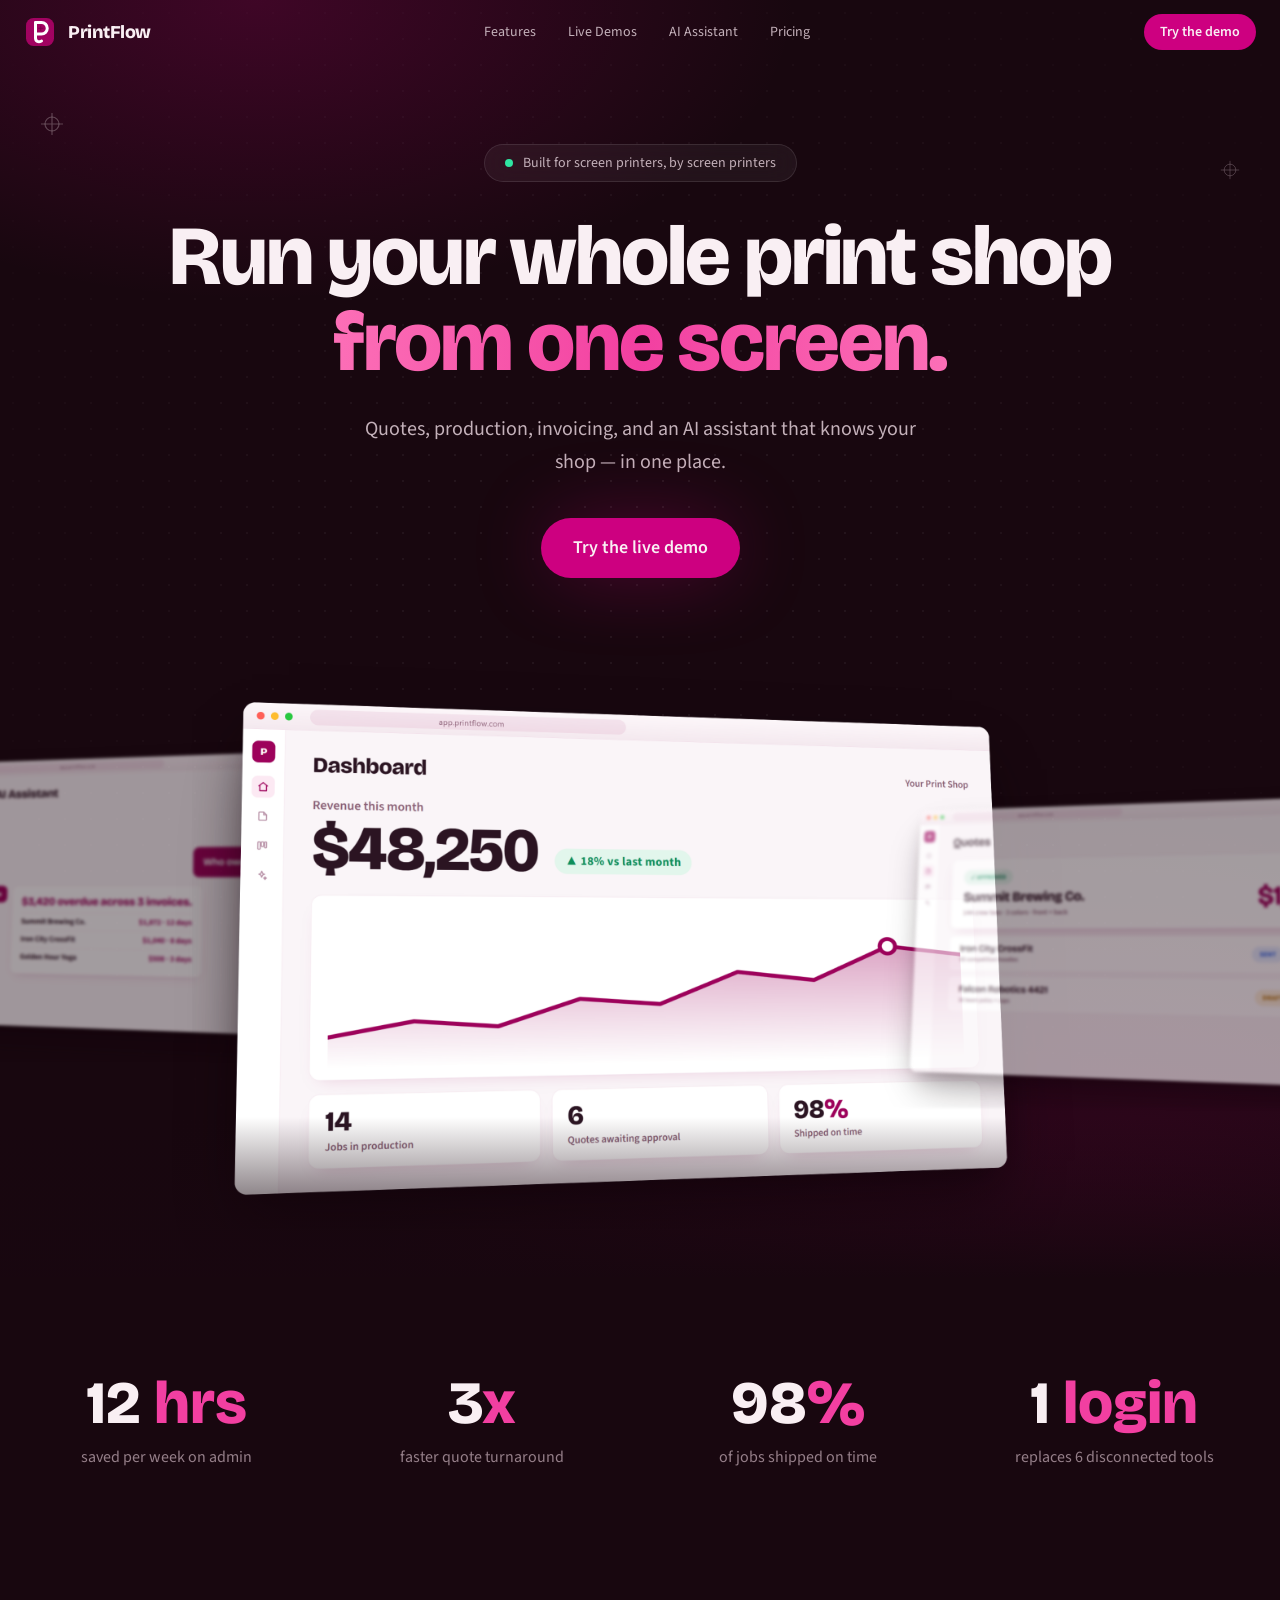
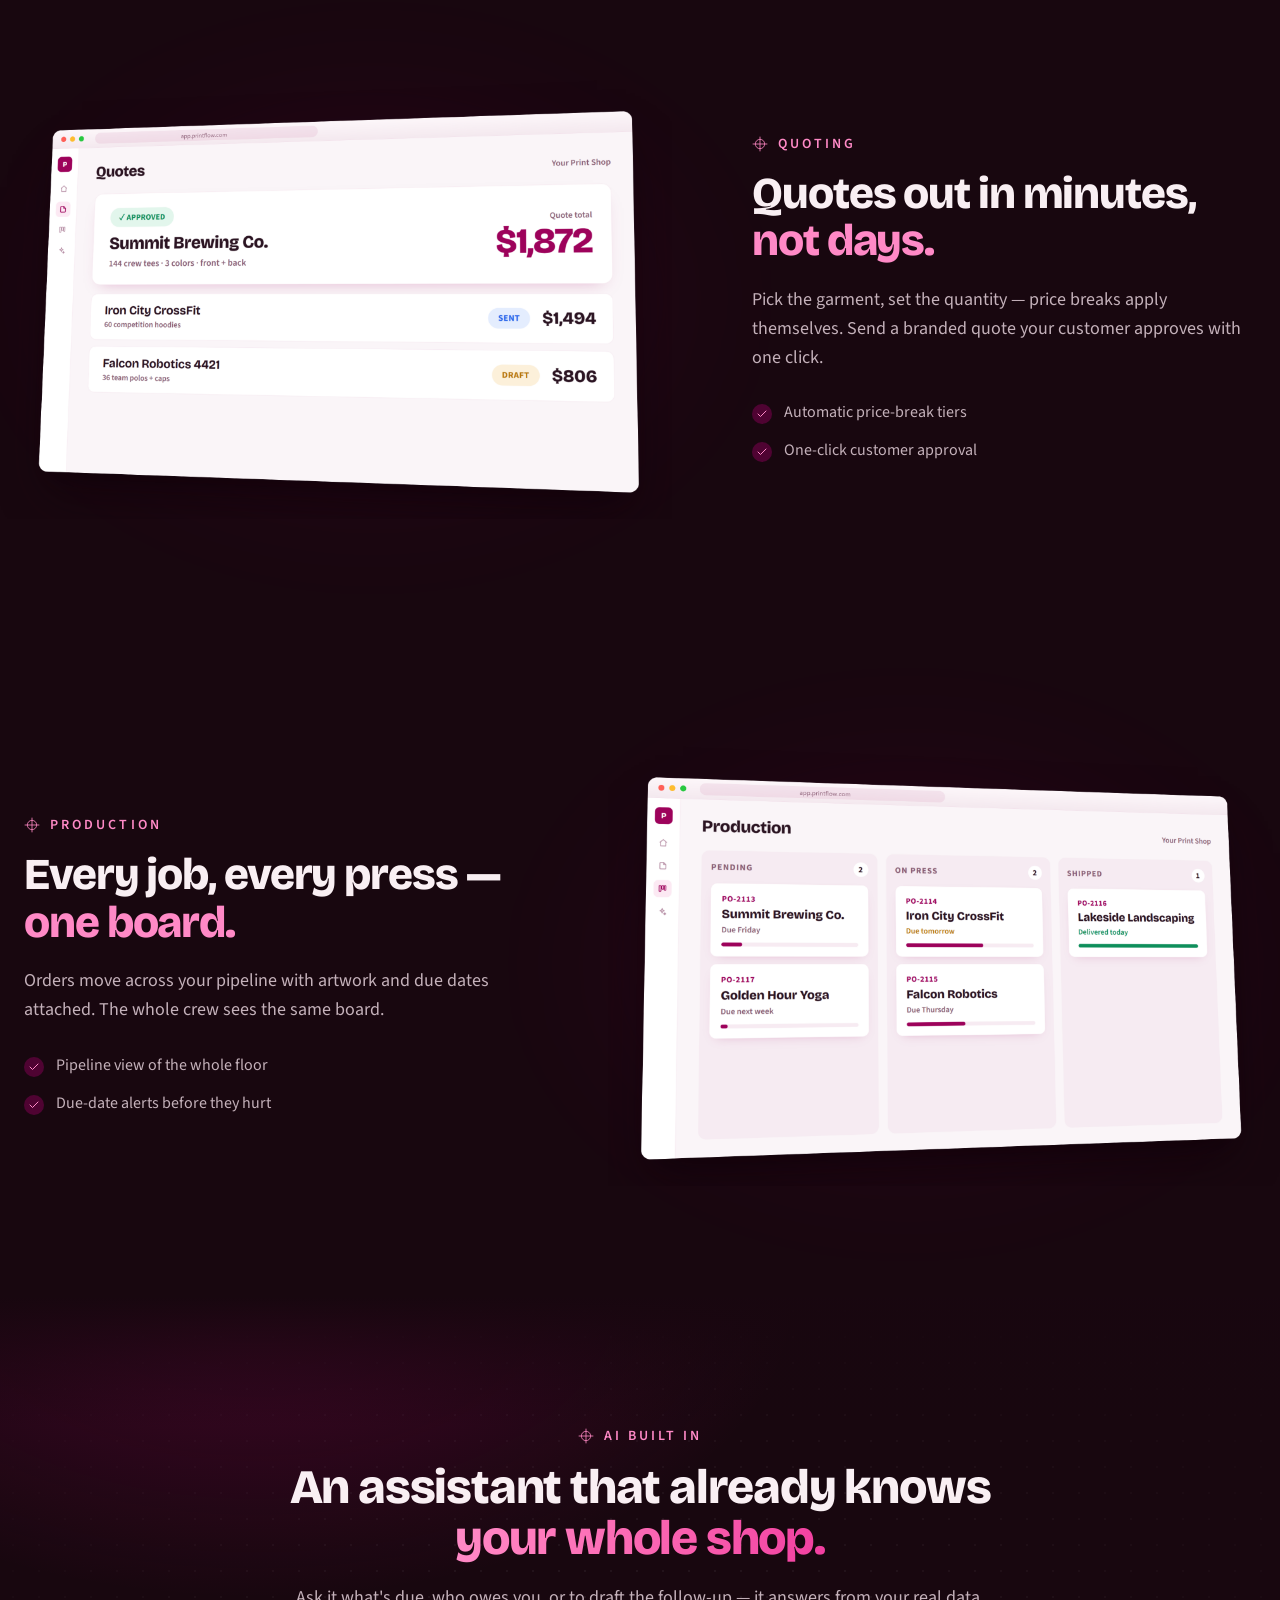
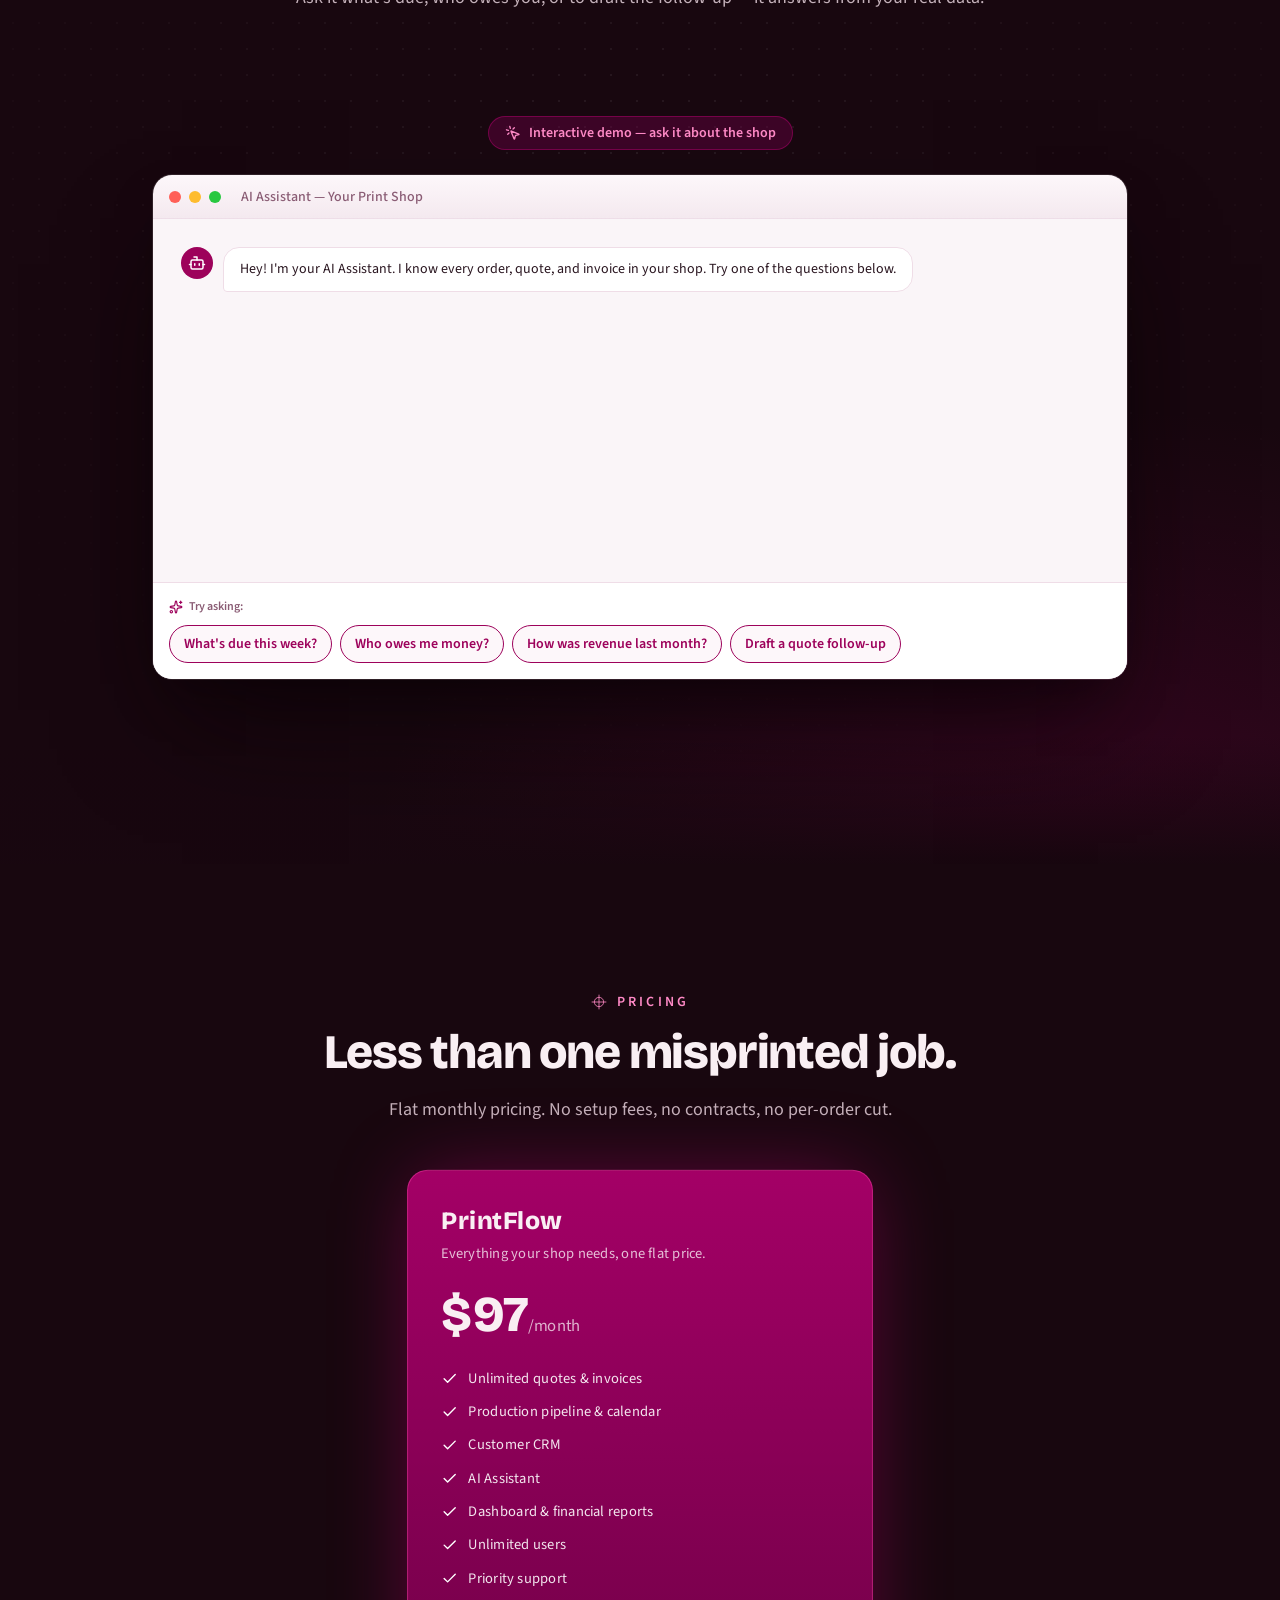
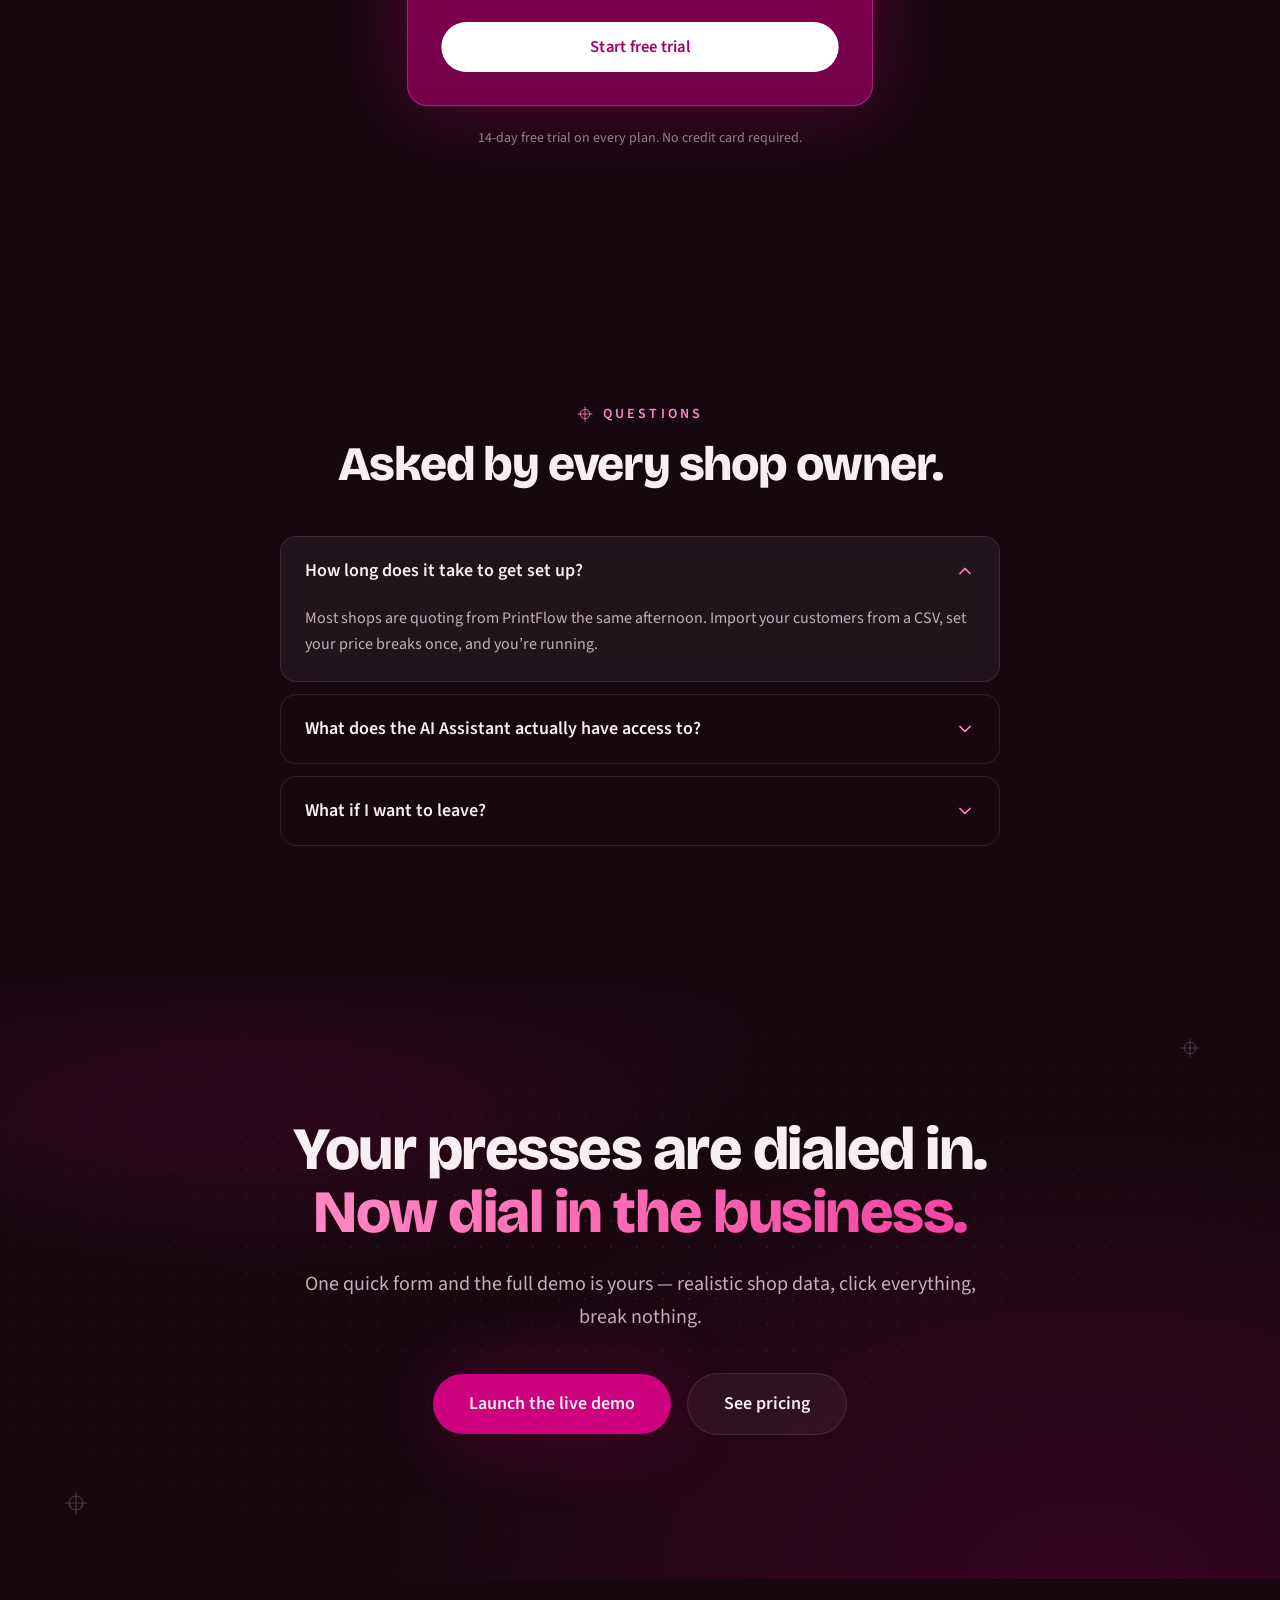
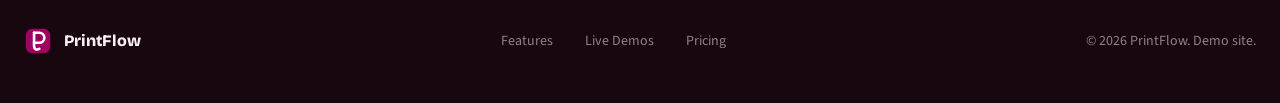
<file: index.html>
<!doctype html>
<html lang="en">
  <head>
    <meta charset="UTF-8" />
    <link rel="icon" type="image/svg+xml" href="/demo-logo.svg" />
    <meta name="viewport" content="width=device-width, initial-scale=1.0" />
    <meta name="description" content="PrintFlow — the all-in-one operating system for screen printing and embroidery shops. Quotes, production, invoicing, CRM, and AI in one place." />
    <title>PrintFlow — Run your whole print shop from one screen</title>
    <link rel="preconnect" href="https://fonts.googleapis.com" />
    <link rel="preconnect" href="https://fonts.gstatic.com" crossorigin />
    <link href="https://fonts.googleapis.com/css2?family=Bricolage+Grotesque:opsz,wght@12..96,300;12..96,500;12..96,800&family=Source+Sans+3:wght@400;600&display=swap" rel="stylesheet" />
    <script type="module" crossorigin src="/assets/index-CBg2wYP0.js"></script>
    <link rel="stylesheet" crossorigin href="/assets/index-BQkhfKxz.css">
  </head>
  <body>
    <div id="root"></div>
  </body>
</html>
</file>
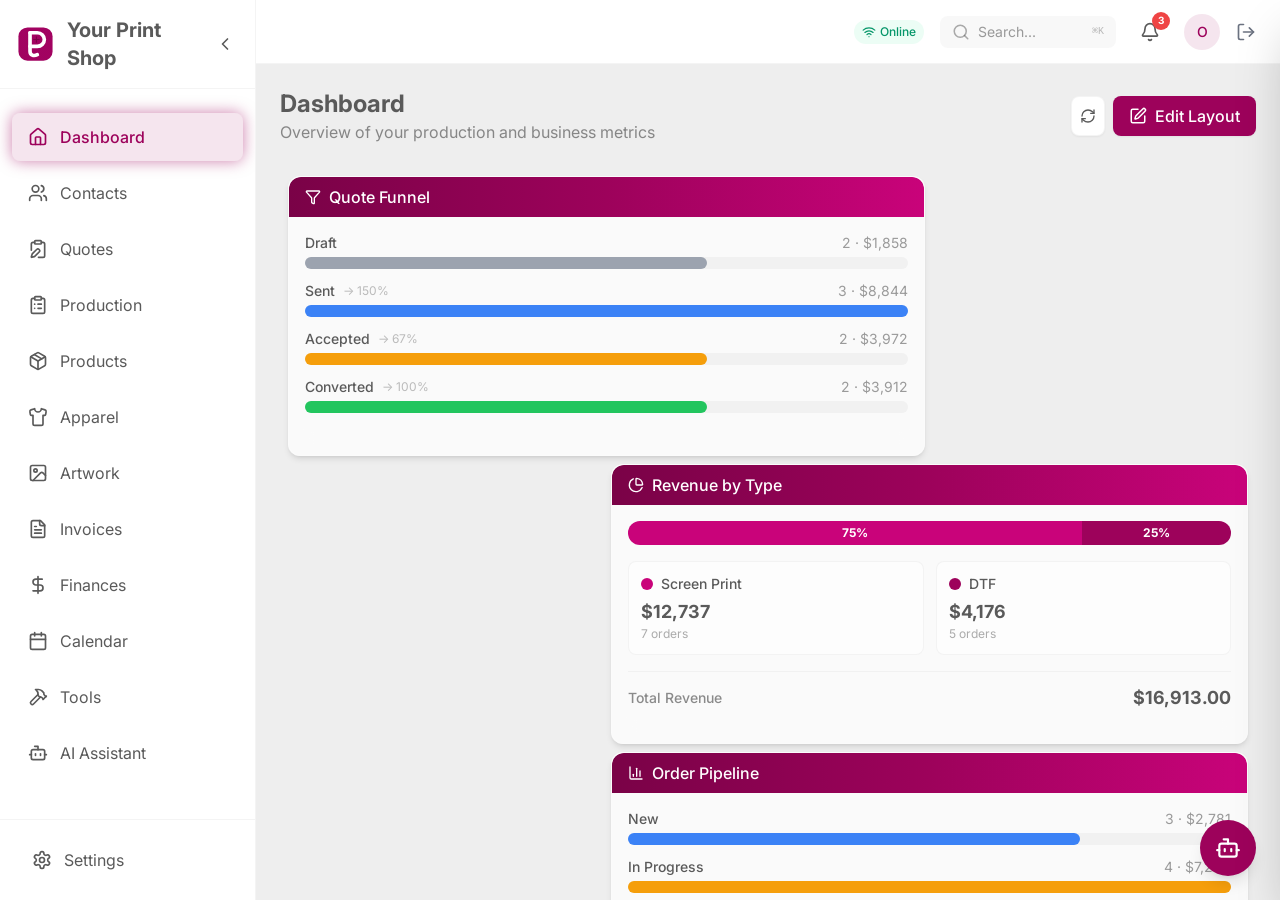
<file: demo/index.html>
<!doctype html>
<html lang="en">
  <head>
    <meta charset="UTF-8" />
    <meta name="viewport" content="width=device-width, initial-scale=1.0, viewport-fit=cover" />
    <title>PrintFlow</title>
    <link rel="manifest" href="/demo/manifest.json" />
    <meta name="theme-color" content="#9D025B" />
    <!-- iOS PWA meta tags -->
    <meta name="mobile-web-app-capable" content="yes" />
    <meta name="apple-mobile-web-app-capable" content="yes" />
    <meta name="apple-mobile-web-app-title" content="PrintFlow" />
    <meta name="apple-mobile-web-app-status-bar-style" content="default" />
    <script type="module" crossorigin src="/demo/assets/index-DuVy_ame.js"></script>
    <link rel="stylesheet" crossorigin href="/demo/assets/index-B47foxKE.css">
  </head>
  <body>
    <div id="root"></div>
  </body>
</html>
</file>
<file: demo/assets/index-B47foxKE.css>
@import"https://fonts.googleapis.com/css2?family=Inter:wght@300;400;500;600;700&display=swap";*,:before,:after{--tw-border-spacing-x: 0;--tw-border-spacing-y: 0;--tw-translate-x: 0;--tw-translate-y: 0;--tw-rotate: 0;--tw-skew-x: 0;--tw-skew-y: 0;--tw-scale-x: 1;--tw-scale-y: 1;--tw-pan-x: ;--tw-pan-y: ;--tw-pinch-zoom: ;--tw-scroll-snap-strictness: proximity;--tw-gradient-from-position: ;--tw-gradient-via-position: ;--tw-gradient-to-position: ;--tw-ordinal: ;--tw-slashed-zero: ;--tw-numeric-figure: ;--tw-numeric-spacing: ;--tw-numeric-fraction: ;--tw-ring-inset: ;--tw-ring-offset-width: 0px;--tw-ring-offset-color: #fff;--tw-ring-color: rgb(59 130 246 / .5);--tw-ring-offset-shadow: 0 0 #0000;--tw-ring-shadow: 0 0 #0000;--tw-shadow: 0 0 #0000;--tw-shadow-colored: 0 0 #0000;--tw-blur: ;--tw-brightness: ;--tw-contrast: ;--tw-grayscale: ;--tw-hue-rotate: ;--tw-invert: ;--tw-saturate: ;--tw-sepia: ;--tw-drop-shadow: ;--tw-backdrop-blur: ;--tw-backdrop-brightness: ;--tw-backdrop-contrast: ;--tw-backdrop-grayscale: ;--tw-backdrop-hue-rotate: ;--tw-backdrop-invert: ;--tw-backdrop-opacity: ;--tw-backdrop-saturate: ;--tw-backdrop-sepia: ;--tw-contain-size: ;--tw-contain-layout: ;--tw-contain-paint: ;--tw-contain-style: }::backdrop{--tw-border-spacing-x: 0;--tw-border-spacing-y: 0;--tw-translate-x: 0;--tw-translate-y: 0;--tw-rotate: 0;--tw-skew-x: 0;--tw-skew-y: 0;--tw-scale-x: 1;--tw-scale-y: 1;--tw-pan-x: ;--tw-pan-y: ;--tw-pinch-zoom: ;--tw-scroll-snap-strictness: proximity;--tw-gradient-from-position: ;--tw-gradient-via-position: ;--tw-gradient-to-position: ;--tw-ordinal: ;--tw-slashed-zero: ;--tw-numeric-figure: ;--tw-numeric-spacing: ;--tw-numeric-fraction: ;--tw-ring-inset: ;--tw-ring-offset-width: 0px;--tw-ring-offset-color: #fff;--tw-ring-color: rgb(59 130 246 / .5);--tw-ring-offset-shadow: 0 0 #0000;--tw-ring-shadow: 0 0 #0000;--tw-shadow: 0 0 #0000;--tw-shadow-colored: 0 0 #0000;--tw-blur: ;--tw-brightness: ;--tw-contrast: ;--tw-grayscale: ;--tw-hue-rotate: ;--tw-invert: ;--tw-saturate: ;--tw-sepia: ;--tw-drop-shadow: ;--tw-backdrop-blur: ;--tw-backdrop-brightness: ;--tw-backdrop-contrast: ;--tw-backdrop-grayscale: ;--tw-backdrop-hue-rotate: ;--tw-backdrop-invert: ;--tw-backdrop-opacity: ;--tw-backdrop-saturate: ;--tw-backdrop-sepia: ;--tw-contain-size: ;--tw-contain-layout: ;--tw-contain-paint: ;--tw-contain-style: }*,:before,:after{box-sizing:border-box;border-width:0;border-style:solid;border-color:#e5e7eb}:before,:after{--tw-content: ""}html,:host{line-height:1.5;-webkit-text-size-adjust:100%;-moz-tab-size:4;-o-tab-size:4;tab-size:4;font-family:Inter,sans-serif;font-feature-settings:normal;font-variation-settings:normal;-webkit-tap-highlight-color:transparent}body{margin:0;line-height:inherit}hr{height:0;color:inherit;border-top-width:1px}abbr:where([title]){-webkit-text-decoration:underline dotted;text-decoration:underline dotted}h1,h2,h3,h4,h5,h6{font-size:inherit;font-weight:inherit}a{color:inherit;text-decoration:inherit}b,strong{font-weight:bolder}code,kbd,samp,pre{font-family:ui-monospace,SFMono-Regular,Menlo,Monaco,Consolas,Liberation Mono,Courier New,monospace;font-feature-settings:normal;font-variation-settings:normal;font-size:1em}small{font-size:80%}sub,sup{font-size:75%;line-height:0;position:relative;vertical-align:baseline}sub{bottom:-.25em}sup{top:-.5em}table{text-indent:0;border-color:inherit;border-collapse:collapse}button,input,optgroup,select,textarea{font-family:inherit;font-feature-settings:inherit;font-variation-settings:inherit;font-size:100%;font-weight:inherit;line-height:inherit;letter-spacing:inherit;color:inherit;margin:0;padding:0}button,select{text-transform:none}button,input:where([type=button]),input:where([type=reset]),input:where([type=submit]){-webkit-appearance:button;background-color:transparent;background-image:none}:-moz-focusring{outline:auto}:-moz-ui-invalid{box-shadow:none}progress{vertical-align:baseline}::-webkit-inner-spin-button,::-webkit-outer-spin-button{height:auto}[type=search]{-webkit-appearance:textfield;outline-offset:-2px}::-webkit-search-decoration{-webkit-appearance:none}::-webkit-file-upload-button{-webkit-appearance:button;font:inherit}summary{display:list-item}blockquote,dl,dd,h1,h2,h3,h4,h5,h6,hr,figure,p,pre{margin:0}fieldset{margin:0;padding:0}legend{padding:0}ol,ul,menu{list-style:none;margin:0;padding:0}dialog{padding:0}textarea{resize:vertical}input::-moz-placeholder,textarea::-moz-placeholder{opacity:1;color:#9ca3af}input::placeholder,textarea::placeholder{opacity:1;color:#9ca3af}button,[role=button]{cursor:pointer}:disabled{cursor:default}img,svg,video,canvas,audio,iframe,embed,object{display:block;vertical-align:middle}img,video{max-width:100%;height:auto}[hidden]:where(:not([hidden=until-found])){display:none}.\!container{width:100%!important}.container{width:100%}@media (min-width: 640px){.\!container{max-width:640px!important}.container{max-width:640px}}@media (min-width: 768px){.\!container{max-width:768px!important}.container{max-width:768px}}@media (min-width: 1024px){.\!container{max-width:1024px!important}.container{max-width:1024px}}@media (min-width: 1280px){.\!container{max-width:1280px!important}.container{max-width:1280px}}@media (min-width: 1536px){.\!container{max-width:1536px!important}.container{max-width:1536px}}.pointer-events-none{pointer-events:none}.pointer-events-auto{pointer-events:auto}.visible{visibility:visible}.collapse{visibility:collapse}.static{position:static}.fixed{position:fixed}.absolute{position:absolute}.relative{position:relative}.sticky{position:sticky}.inset-0{top:0;right:0;bottom:0;left:0}.inset-x-0{left:0;right:0}.inset-y-0{top:0;bottom:0}.-bottom-2{bottom:-.5rem}.-right-0\.5{right:-.125rem}.-right-1\.5{right:-.375rem}.-right-2{right:-.5rem}.-top-0\.5{top:-.125rem}.-top-1\.5{top:-.375rem}.-top-2{top:-.5rem}.-top-8{top:-2rem}.bottom-0{bottom:0}.bottom-1{bottom:.25rem}.bottom-1\.5{bottom:.375rem}.bottom-2{bottom:.5rem}.bottom-3{bottom:.75rem}.bottom-4{bottom:1rem}.bottom-6{bottom:1.5rem}.bottom-full{bottom:100%}.left-0{left:0}.left-1{left:.25rem}.left-1\/2{left:50%}.left-2{left:.5rem}.left-3{left:.75rem}.left-4{left:1rem}.left-7{left:1.75rem}.right-0{right:0}.right-0\.5{right:.125rem}.right-1{right:.25rem}.right-2{right:.5rem}.right-2\.5{right:.625rem}.right-3{right:.75rem}.right-4{right:1rem}.right-6{right:1.5rem}.top-0{top:0}.top-0\.5{top:.125rem}.top-1{top:.25rem}.top-1\/2{top:50%}.top-2{top:.5rem}.top-3{top:.75rem}.top-4{top:1rem}.top-full{top:100%}.z-0{z-index:0}.z-10{z-index:10}.z-20{z-index:20}.z-30{z-index:30}.z-50{z-index:50}.z-\[100\]{z-index:100}.z-\[120\]{z-index:120}.z-\[400\]{z-index:400}.z-\[500\]{z-index:500}.z-\[60\]{z-index:60}.z-\[65\]{z-index:65}.z-\[70\]{z-index:70}.z-\[80\]{z-index:80}.z-\[9999\]{z-index:9999}.z-\[9\]{z-index:9}.col-span-12{grid-column:span 12 / span 12}.col-span-3{grid-column:span 3 / span 3}.col-span-6{grid-column:span 6 / span 6}.m-8{margin:2rem}.-mx-1{margin-left:-.25rem;margin-right:-.25rem}.mx-1{margin-left:.25rem;margin-right:.25rem}.mx-2{margin-left:.5rem;margin-right:.5rem}.mx-4{margin-left:1rem;margin-right:1rem}.mx-6{margin-left:1.5rem;margin-right:1.5rem}.mx-auto{margin-left:auto;margin-right:auto}.my-1{margin-top:.25rem;margin-bottom:.25rem}.my-2{margin-top:.5rem;margin-bottom:.5rem}.my-4{margin-top:1rem;margin-bottom:1rem}.my-8{margin-top:2rem;margin-bottom:2rem}.-ml-2{margin-left:-.5rem}.-mt-20{margin-top:-5rem}.mb-0\.5{margin-bottom:.125rem}.mb-1{margin-bottom:.25rem}.mb-1\.5{margin-bottom:.375rem}.mb-10{margin-bottom:2.5rem}.mb-2{margin-bottom:.5rem}.mb-2\.5{margin-bottom:.625rem}.mb-3{margin-bottom:.75rem}.mb-4{margin-bottom:1rem}.mb-5{margin-bottom:1.25rem}.mb-6{margin-bottom:1.5rem}.mb-8{margin-bottom:2rem}.ml-1{margin-left:.25rem}.ml-1\.5{margin-left:.375rem}.ml-2{margin-left:.5rem}.ml-3{margin-left:.75rem}.ml-4{margin-left:1rem}.ml-auto{margin-left:auto}.mr-1{margin-right:.25rem}.mr-2{margin-right:.5rem}.mr-3{margin-right:.75rem}.mr-4{margin-right:1rem}.mt-0\.5{margin-top:.125rem}.mt-1{margin-top:.25rem}.mt-1\.5{margin-top:.375rem}.mt-2{margin-top:.5rem}.mt-2\.5{margin-top:.625rem}.mt-20{margin-top:5rem}.mt-3{margin-top:.75rem}.mt-4{margin-top:1rem}.mt-6{margin-top:1.5rem}.mt-8{margin-top:2rem}.mt-auto{margin-top:auto}.line-clamp-1{overflow:hidden;display:-webkit-box;-webkit-box-orient:vertical;-webkit-line-clamp:1}.line-clamp-2{overflow:hidden;display:-webkit-box;-webkit-box-orient:vertical;-webkit-line-clamp:2}.block{display:block}.inline-block{display:inline-block}.inline{display:inline}.flex{display:flex}.inline-flex{display:inline-flex}.table{display:table}.grid{display:grid}.hidden{display:none}.aspect-\[3\/4\]{aspect-ratio:3/4}.aspect-square{aspect-ratio:1 / 1}.h-0{height:0px}.h-0\.5{height:.125rem}.h-1{height:.25rem}.h-1\.5{height:.375rem}.h-10{height:2.5rem}.h-11{height:2.75rem}.h-12{height:3rem}.h-14{height:3.5rem}.h-16{height:4rem}.h-2{height:.5rem}.h-2\.5{height:.625rem}.h-20{height:5rem}.h-24{height:6rem}.h-3{height:.75rem}.h-3\.5{height:.875rem}.h-4{height:1rem}.h-40{height:10rem}.h-48{height:12rem}.h-5{height:1.25rem}.h-6{height:1.5rem}.h-7{height:1.75rem}.h-8{height:2rem}.h-9{height:2.25rem}.h-\[1\.35in\]{height:1.35in}.h-\[18px\]{height:18px}.h-\[26px\]{height:26px}.h-\[34px\]{height:34px}.h-\[38px\]{height:38px}.h-\[400px\]{height:400px}.h-\[580px\]{height:580px}.h-\[600px\]{height:600px}.h-\[650px\]{height:650px}.h-\[65vh\]{height:65vh}.h-\[85vh\]{height:85vh}.h-\[90vh\]{height:90vh}.h-\[calc\(100vh-220px\)\]{height:calc(100vh - 220px)}.h-auto{height:auto}.h-full{height:100%}.h-px{height:1px}.h-screen{height:100vh}.max-h-16{max-height:4rem}.max-h-32{max-height:8rem}.max-h-48{max-height:12rem}.max-h-60{max-height:15rem}.max-h-64{max-height:16rem}.max-h-80{max-height:20rem}.max-h-96{max-height:24rem}.max-h-\[100dvh\]{max-height:100dvh}.max-h-\[200px\]{max-height:200px}.max-h-\[240px\]{max-height:240px}.max-h-\[250px\]{max-height:250px}.max-h-\[300px\]{max-height:300px}.max-h-\[500px\]{max-height:500px}.max-h-\[600px\]{max-height:600px}.max-h-\[60vh\]{max-height:60vh}.max-h-\[70vh\]{max-height:70vh}.max-h-\[80vh\]{max-height:80vh}.max-h-\[85vh\]{max-height:85vh}.max-h-\[90vh\]{max-height:90vh}.max-h-\[92vh\]{max-height:92vh}.max-h-full{max-height:100%}.min-h-0{min-height:0px}.min-h-16{min-height:4rem}.min-h-\[0px\]{min-height:0px}.min-h-\[1000px\]{min-height:1000px}.min-h-\[100px\]{min-height:100px}.min-h-\[120px\]{min-height:120px}.min-h-\[150px\]{min-height:150px}.min-h-\[200px\]{min-height:200px}.min-h-\[300px\]{min-height:300px}.min-h-\[400px\]{min-height:400px}.min-h-\[600px\]{min-height:600px}.min-h-\[800px\]{min-height:800px}.min-h-\[90px\]{min-height:90px}.min-h-screen{min-height:100vh}.w-0{width:0px}.w-1{width:.25rem}.w-1\.5{width:.375rem}.w-1\/2{width:50%}.w-1\/4{width:25%}.w-10{width:2.5rem}.w-11{width:2.75rem}.w-12{width:3rem}.w-14{width:3.5rem}.w-16{width:4rem}.w-2{width:.5rem}.w-2\.5{width:.625rem}.w-20{width:5rem}.w-24{width:6rem}.w-28{width:7rem}.w-3{width:.75rem}.w-3\.5{width:.875rem}.w-32{width:8rem}.w-4{width:1rem}.w-40{width:10rem}.w-44{width:11rem}.w-48{width:12rem}.w-5{width:1.25rem}.w-56{width:14rem}.w-6{width:1.5rem}.w-64{width:16rem}.w-7{width:1.75rem}.w-72{width:18rem}.w-8{width:2rem}.w-80{width:20rem}.w-9{width:2.25rem}.w-\[15\%\]{width:15%}.w-\[18px\]{width:18px}.w-\[20\%\]{width:20%}.w-\[2px\]{width:2px}.w-\[30\%\]{width:30%}.w-\[34px\]{width:34px}.w-\[35\%\]{width:35%}.w-\[80\%\]{width:80%}.w-fit{width:-moz-fit-content;width:fit-content}.w-full{width:100%}.w-max{width:-moz-max-content;width:max-content}.w-px{width:1px}.min-w-0{min-width:0px}.min-w-\[100px\]{min-width:100px}.min-w-\[120px\]{min-width:120px}.min-w-\[140px\]{min-width:140px}.min-w-\[18px\]{min-width:18px}.min-w-\[200px\]{min-width:200px}.min-w-\[20px\]{min-width:20px}.min-w-\[280px\]{min-width:280px}.min-w-\[300px\]{min-width:300px}.min-w-\[3rem\]{min-width:3rem}.min-w-\[40px\]{min-width:40px}.min-w-\[50px\]{min-width:50px}.min-w-\[60px\]{min-width:60px}.max-w-2xl{max-width:42rem}.max-w-4xl{max-width:56rem}.max-w-5xl{max-width:64rem}.max-w-6xl{max-width:72rem}.max-w-7xl{max-width:80rem}.max-w-\[100px\]{max-width:100px}.max-w-\[110px\]{max-width:110px}.max-w-\[120px\]{max-width:120px}.max-w-\[140px\]{max-width:140px}.max-w-\[160px\]{max-width:160px}.max-w-\[220px\]{max-width:220px}.max-w-\[2rem\]{max-width:2rem}.max-w-\[4rem\]{max-width:4rem}.max-w-\[60\%\]{max-width:60%}.max-w-\[780px\]{max-width:780px}.max-w-\[80\%\]{max-width:80%}.max-w-\[800px\]{max-width:800px}.max-w-\[80px\]{max-width:80px}.max-w-\[85\%\]{max-width:85%}.max-w-\[90\%\]{max-width:90%}.max-w-\[95vw\]{max-width:95vw}.max-w-full{max-width:100%}.max-w-lg{max-width:32rem}.max-w-md{max-width:28rem}.max-w-sm{max-width:24rem}.max-w-xl{max-width:36rem}.max-w-xs{max-width:20rem}.flex-1{flex:1 1 0%}.flex-\[3\.5\]{flex:3.5}.flex-shrink{flex-shrink:1}.flex-shrink-0,.shrink-0{flex-shrink:0}.border-collapse{border-collapse:collapse}.border-separate{border-collapse:separate}.border-spacing-x-2{--tw-border-spacing-x: .5rem;border-spacing:var(--tw-border-spacing-x) var(--tw-border-spacing-y)}.border-spacing-y-2{--tw-border-spacing-y: .5rem;border-spacing:var(--tw-border-spacing-x) var(--tw-border-spacing-y)}.border-spacing-y-4{--tw-border-spacing-y: 1rem;border-spacing:var(--tw-border-spacing-x) var(--tw-border-spacing-y)}.-translate-x-1\/2{--tw-translate-x: -50%;transform:translate(var(--tw-translate-x),var(--tw-translate-y)) rotate(var(--tw-rotate)) skew(var(--tw-skew-x)) skewY(var(--tw-skew-y)) scaleX(var(--tw-scale-x)) scaleY(var(--tw-scale-y))}.-translate-x-full{--tw-translate-x: -100%;transform:translate(var(--tw-translate-x),var(--tw-translate-y)) rotate(var(--tw-rotate)) skew(var(--tw-skew-x)) skewY(var(--tw-skew-y)) scaleX(var(--tw-scale-x)) scaleY(var(--tw-scale-y))}.-translate-y-0\.5{--tw-translate-y: -.125rem;transform:translate(var(--tw-translate-x),var(--tw-translate-y)) rotate(var(--tw-rotate)) skew(var(--tw-skew-x)) skewY(var(--tw-skew-y)) scaleX(var(--tw-scale-x)) scaleY(var(--tw-scale-y))}.-translate-y-1\/2{--tw-translate-y: -50%;transform:translate(var(--tw-translate-x),var(--tw-translate-y)) rotate(var(--tw-rotate)) skew(var(--tw-skew-x)) skewY(var(--tw-skew-y)) scaleX(var(--tw-scale-x)) scaleY(var(--tw-scale-y))}.translate-x-0{--tw-translate-x: 0px;transform:translate(var(--tw-translate-x),var(--tw-translate-y)) rotate(var(--tw-rotate)) skew(var(--tw-skew-x)) skewY(var(--tw-skew-y)) scaleX(var(--tw-scale-x)) scaleY(var(--tw-scale-y))}.translate-x-4{--tw-translate-x: 1rem;transform:translate(var(--tw-translate-x),var(--tw-translate-y)) rotate(var(--tw-rotate)) skew(var(--tw-skew-x)) skewY(var(--tw-skew-y)) scaleX(var(--tw-scale-x)) scaleY(var(--tw-scale-y))}.translate-x-full{--tw-translate-x: 100%;transform:translate(var(--tw-translate-x),var(--tw-translate-y)) rotate(var(--tw-rotate)) skew(var(--tw-skew-x)) skewY(var(--tw-skew-y)) scaleX(var(--tw-scale-x)) scaleY(var(--tw-scale-y))}.translate-y-1\.5{--tw-translate-y: .375rem;transform:translate(var(--tw-translate-x),var(--tw-translate-y)) rotate(var(--tw-rotate)) skew(var(--tw-skew-x)) skewY(var(--tw-skew-y)) scaleX(var(--tw-scale-x)) scaleY(var(--tw-scale-y))}.translate-y-full{--tw-translate-y: 100%;transform:translate(var(--tw-translate-x),var(--tw-translate-y)) rotate(var(--tw-rotate)) skew(var(--tw-skew-x)) skewY(var(--tw-skew-y)) scaleX(var(--tw-scale-x)) scaleY(var(--tw-scale-y))}.rotate-0{--tw-rotate: 0deg;transform:translate(var(--tw-translate-x),var(--tw-translate-y)) rotate(var(--tw-rotate)) skew(var(--tw-skew-x)) skewY(var(--tw-skew-y)) scaleX(var(--tw-scale-x)) scaleY(var(--tw-scale-y))}.rotate-180{--tw-rotate: 180deg;transform:translate(var(--tw-translate-x),var(--tw-translate-y)) rotate(var(--tw-rotate)) skew(var(--tw-skew-x)) skewY(var(--tw-skew-y)) scaleX(var(--tw-scale-x)) scaleY(var(--tw-scale-y))}.rotate-45{--tw-rotate: 45deg;transform:translate(var(--tw-translate-x),var(--tw-translate-y)) rotate(var(--tw-rotate)) skew(var(--tw-skew-x)) skewY(var(--tw-skew-y)) scaleX(var(--tw-scale-x)) scaleY(var(--tw-scale-y))}.rotate-90{--tw-rotate: 90deg;transform:translate(var(--tw-translate-x),var(--tw-translate-y)) rotate(var(--tw-rotate)) skew(var(--tw-skew-x)) skewY(var(--tw-skew-y)) scaleX(var(--tw-scale-x)) scaleY(var(--tw-scale-y))}.rotate-\[-90deg\]{--tw-rotate: -90deg;transform:translate(var(--tw-translate-x),var(--tw-translate-y)) rotate(var(--tw-rotate)) skew(var(--tw-skew-x)) skewY(var(--tw-skew-y)) scaleX(var(--tw-scale-x)) scaleY(var(--tw-scale-y))}.scale-0{--tw-scale-x: 0;--tw-scale-y: 0;transform:translate(var(--tw-translate-x),var(--tw-translate-y)) rotate(var(--tw-rotate)) skew(var(--tw-skew-x)) skewY(var(--tw-skew-y)) scaleX(var(--tw-scale-x)) scaleY(var(--tw-scale-y))}.scale-100{--tw-scale-x: 1;--tw-scale-y: 1;transform:translate(var(--tw-translate-x),var(--tw-translate-y)) rotate(var(--tw-rotate)) skew(var(--tw-skew-x)) skewY(var(--tw-skew-y)) scaleX(var(--tw-scale-x)) scaleY(var(--tw-scale-y))}.scale-105{--tw-scale-x: 1.05;--tw-scale-y: 1.05;transform:translate(var(--tw-translate-x),var(--tw-translate-y)) rotate(var(--tw-rotate)) skew(var(--tw-skew-x)) skewY(var(--tw-skew-y)) scaleX(var(--tw-scale-x)) scaleY(var(--tw-scale-y))}.scale-110{--tw-scale-x: 1.1;--tw-scale-y: 1.1;transform:translate(var(--tw-translate-x),var(--tw-translate-y)) rotate(var(--tw-rotate)) skew(var(--tw-skew-x)) skewY(var(--tw-skew-y)) scaleX(var(--tw-scale-x)) scaleY(var(--tw-scale-y))}.scale-75{--tw-scale-x: .75;--tw-scale-y: .75;transform:translate(var(--tw-translate-x),var(--tw-translate-y)) rotate(var(--tw-rotate)) skew(var(--tw-skew-x)) skewY(var(--tw-skew-y)) scaleX(var(--tw-scale-x)) scaleY(var(--tw-scale-y))}.scale-\[10\]{--tw-scale-x: 10;--tw-scale-y: 10;transform:translate(var(--tw-translate-x),var(--tw-translate-y)) rotate(var(--tw-rotate)) skew(var(--tw-skew-x)) skewY(var(--tw-skew-y)) scaleX(var(--tw-scale-x)) scaleY(var(--tw-scale-y))}.transform{transform:translate(var(--tw-translate-x),var(--tw-translate-y)) rotate(var(--tw-rotate)) skew(var(--tw-skew-x)) skewY(var(--tw-skew-y)) scaleX(var(--tw-scale-x)) scaleY(var(--tw-scale-y))}@keyframes bounce{0%,to{transform:translateY(-25%);animation-timing-function:cubic-bezier(.8,0,1,1)}50%{transform:none;animation-timing-function:cubic-bezier(0,0,.2,1)}}.animate-bounce{animation:bounce 1s infinite}@keyframes pulse{50%{opacity:.5}}.animate-pulse{animation:pulse 2s cubic-bezier(.4,0,.6,1) infinite}@keyframes spin{to{transform:rotate(360deg)}}.animate-spin{animation:spin 1s linear infinite}.cursor-col-resize{cursor:col-resize}.cursor-crosshair{cursor:crosshair}.cursor-default{cursor:default}.cursor-grab{cursor:grab}.cursor-not-allowed{cursor:not-allowed}.cursor-nwse-resize{cursor:nwse-resize}.cursor-pointer{cursor:pointer}.select-none{-webkit-user-select:none;-moz-user-select:none;user-select:none}.resize-none{resize:none}.resize{resize:both}.appearance-none{-webkit-appearance:none;-moz-appearance:none;appearance:none}.grid-cols-1{grid-template-columns:repeat(1,minmax(0,1fr))}.grid-cols-12{grid-template-columns:repeat(12,minmax(0,1fr))}.grid-cols-2{grid-template-columns:repeat(2,minmax(0,1fr))}.grid-cols-3{grid-template-columns:repeat(3,minmax(0,1fr))}.grid-cols-4{grid-template-columns:repeat(4,minmax(0,1fr))}.grid-cols-6{grid-template-columns:repeat(6,minmax(0,1fr))}.grid-cols-7{grid-template-columns:repeat(7,minmax(0,1fr))}.grid-cols-\[2fr_1fr_1fr_1fr_1\.4fr_36px\]{grid-template-columns:2fr 1fr 1fr 1fr 1.4fr 36px}.grid-rows-2{grid-template-rows:repeat(2,minmax(0,1fr))}.flex-row{flex-direction:row}.flex-col{flex-direction:column}.flex-wrap{flex-wrap:wrap}.items-start{align-items:flex-start}.items-end{align-items:flex-end}.items-center{align-items:center}.justify-start{justify-content:flex-start}.justify-end{justify-content:flex-end}.justify-center{justify-content:center}.justify-between{justify-content:space-between}.gap-0{gap:0px}.gap-0\.5{gap:.125rem}.gap-1{gap:.25rem}.gap-1\.5{gap:.375rem}.gap-12{gap:3rem}.gap-2{gap:.5rem}.gap-2\.5{gap:.625rem}.gap-3{gap:.75rem}.gap-4{gap:1rem}.gap-5{gap:1.25rem}.gap-6{gap:1.5rem}.gap-8{gap:2rem}.gap-px{gap:1px}.gap-x-1{-moz-column-gap:.25rem;column-gap:.25rem}.gap-x-4{-moz-column-gap:1rem;column-gap:1rem}.gap-x-8{-moz-column-gap:2rem;column-gap:2rem}.gap-y-0\.5{row-gap:.125rem}.gap-y-2{row-gap:.5rem}.gap-y-4{row-gap:1rem}.-space-x-2>:not([hidden])~:not([hidden]){--tw-space-x-reverse: 0;margin-right:calc(-.5rem * var(--tw-space-x-reverse));margin-left:calc(-.5rem * calc(1 - var(--tw-space-x-reverse)))}.space-y-0>:not([hidden])~:not([hidden]){--tw-space-y-reverse: 0;margin-top:calc(0px * calc(1 - var(--tw-space-y-reverse)));margin-bottom:calc(0px * var(--tw-space-y-reverse))}.space-y-0\.5>:not([hidden])~:not([hidden]){--tw-space-y-reverse: 0;margin-top:calc(.125rem * calc(1 - var(--tw-space-y-reverse)));margin-bottom:calc(.125rem * var(--tw-space-y-reverse))}.space-y-1>:not([hidden])~:not([hidden]){--tw-space-y-reverse: 0;margin-top:calc(.25rem * calc(1 - var(--tw-space-y-reverse)));margin-bottom:calc(.25rem * var(--tw-space-y-reverse))}.space-y-1\.5>:not([hidden])~:not([hidden]){--tw-space-y-reverse: 0;margin-top:calc(.375rem * calc(1 - var(--tw-space-y-reverse)));margin-bottom:calc(.375rem * var(--tw-space-y-reverse))}.space-y-2>:not([hidden])~:not([hidden]){--tw-space-y-reverse: 0;margin-top:calc(.5rem * calc(1 - var(--tw-space-y-reverse)));margin-bottom:calc(.5rem * var(--tw-space-y-reverse))}.space-y-2\.5>:not([hidden])~:not([hidden]){--tw-space-y-reverse: 0;margin-top:calc(.625rem * calc(1 - var(--tw-space-y-reverse)));margin-bottom:calc(.625rem * var(--tw-space-y-reverse))}.space-y-3>:not([hidden])~:not([hidden]){--tw-space-y-reverse: 0;margin-top:calc(.75rem * calc(1 - var(--tw-space-y-reverse)));margin-bottom:calc(.75rem * var(--tw-space-y-reverse))}.space-y-4>:not([hidden])~:not([hidden]){--tw-space-y-reverse: 0;margin-top:calc(1rem * calc(1 - var(--tw-space-y-reverse)));margin-bottom:calc(1rem * var(--tw-space-y-reverse))}.space-y-5>:not([hidden])~:not([hidden]){--tw-space-y-reverse: 0;margin-top:calc(1.25rem * calc(1 - var(--tw-space-y-reverse)));margin-bottom:calc(1.25rem * var(--tw-space-y-reverse))}.space-y-6>:not([hidden])~:not([hidden]){--tw-space-y-reverse: 0;margin-top:calc(1.5rem * calc(1 - var(--tw-space-y-reverse)));margin-bottom:calc(1.5rem * var(--tw-space-y-reverse))}.space-y-8>:not([hidden])~:not([hidden]){--tw-space-y-reverse: 0;margin-top:calc(2rem * calc(1 - var(--tw-space-y-reverse)));margin-bottom:calc(2rem * var(--tw-space-y-reverse))}.divide-y>:not([hidden])~:not([hidden]){--tw-divide-y-reverse: 0;border-top-width:calc(1px * calc(1 - var(--tw-divide-y-reverse)));border-bottom-width:calc(1px * var(--tw-divide-y-reverse))}.divide-y-4>:not([hidden])~:not([hidden]){--tw-divide-y-reverse: 0;border-top-width:calc(4px * calc(1 - var(--tw-divide-y-reverse)));border-bottom-width:calc(4px * var(--tw-divide-y-reverse))}.divide-neutral-100>:not([hidden])~:not([hidden]){--tw-divide-opacity: 1;border-color:rgb(245 245 245 / var(--tw-divide-opacity, 1))}.divide-neutral-200>:not([hidden])~:not([hidden]){--tw-divide-opacity: 1;border-color:rgb(229 229 229 / var(--tw-divide-opacity, 1))}.divide-neutral-light\/10>:not([hidden])~:not([hidden]){border-color:#d9d9d91a}.divide-neutral-light\/20>:not([hidden])~:not([hidden]){border-color:#d9d9d933}.divide-neutral-light\/30>:not([hidden])~:not([hidden]){border-color:#d9d9d94d}.self-start{align-self:flex-start}.self-center{align-self:center}.overflow-auto{overflow:auto}.overflow-hidden{overflow:hidden}.overflow-visible{overflow:visible}.overflow-x-auto{overflow-x:auto}.overflow-y-auto{overflow-y:auto}.overflow-x-hidden{overflow-x:hidden}.truncate{overflow:hidden;text-overflow:ellipsis;white-space:nowrap}.whitespace-normal{white-space:normal}.whitespace-nowrap{white-space:nowrap}.whitespace-pre-wrap{white-space:pre-wrap}.break-words{overflow-wrap:break-word}.break-all{word-break:break-all}.rounded{border-radius:.25rem}.rounded-2xl{border-radius:1rem}.rounded-3xl{border-radius:1.5rem}.rounded-\[2\.5rem\]{border-radius:2.5rem}.rounded-\[2rem\]{border-radius:2rem}.rounded-full{border-radius:9999px}.rounded-lg{border-radius:.5rem}.rounded-md{border-radius:.375rem}.rounded-sm{border-radius:.125rem}.rounded-xl{border-radius:.75rem}.rounded-t{border-top-left-radius:.25rem;border-top-right-radius:.25rem}.rounded-t-2xl{border-top-left-radius:1rem;border-top-right-radius:1rem}.rounded-t-3xl{border-top-left-radius:1.5rem;border-top-right-radius:1.5rem}.rounded-t-full{border-top-left-radius:9999px;border-top-right-radius:9999px}.rounded-bl-sm{border-bottom-left-radius:.125rem}.rounded-br{border-bottom-right-radius:.25rem}.rounded-br-sm{border-bottom-right-radius:.125rem}.border{border-width:1px}.border-2{border-width:2px}.border-4{border-width:4px}.border-b{border-bottom-width:1px}.border-b-2{border-bottom-width:2px}.border-b-4{border-bottom-width:4px}.border-l{border-left-width:1px}.border-l-2{border-left-width:2px}.border-l-4{border-left-width:4px}.border-r{border-right-width:1px}.border-t{border-top-width:1px}.border-t-2{border-top-width:2px}.border-dashed{border-style:dashed}.border-none{border-style:none}.border-\[\#333\]{--tw-border-opacity: 1;border-color:rgb(51 51 51 / var(--tw-border-opacity, 1))}.border-\[\#444\]{--tw-border-opacity: 1;border-color:rgb(68 68 68 / var(--tw-border-opacity, 1))}.border-\[\#CCCCCC\]\/10{border-color:#cccccc1a}.border-\[\#CCCCCC\]\/20{border-color:#ccc3}.border-amber-200{--tw-border-opacity: 1;border-color:rgb(253 230 138 / var(--tw-border-opacity, 1))}.border-amber-200\/50{border-color:#fde68a80}.border-amber-300{--tw-border-opacity: 1;border-color:rgb(252 211 77 / var(--tw-border-opacity, 1))}.border-blue-200{--tw-border-opacity: 1;border-color:rgb(191 219 254 / var(--tw-border-opacity, 1))}.border-blue-500\/20{border-color:#3b82f633}.border-gray-100{--tw-border-opacity: 1;border-color:rgb(243 244 246 / var(--tw-border-opacity, 1))}.border-gray-200{--tw-border-opacity: 1;border-color:rgb(229 231 235 / var(--tw-border-opacity, 1))}.border-green-100{--tw-border-opacity: 1;border-color:rgb(220 252 231 / var(--tw-border-opacity, 1))}.border-green-200{--tw-border-opacity: 1;border-color:rgb(187 247 208 / var(--tw-border-opacity, 1))}.border-neutral-100{--tw-border-opacity: 1;border-color:rgb(245 245 245 / var(--tw-border-opacity, 1))}.border-neutral-100\/80{border-color:#f5f5f5cc}.border-neutral-200{--tw-border-opacity: 1;border-color:rgb(229 229 229 / var(--tw-border-opacity, 1))}.border-neutral-200\/60{border-color:#e5e5e599}.border-neutral-300{--tw-border-opacity: 1;border-color:rgb(212 212 212 / var(--tw-border-opacity, 1))}.border-neutral-400{--tw-border-opacity: 1;border-color:rgb(163 163 163 / var(--tw-border-opacity, 1))}.border-neutral-50{--tw-border-opacity: 1;border-color:rgb(250 250 250 / var(--tw-border-opacity, 1))}.border-neutral-800{--tw-border-opacity: 1;border-color:rgb(38 38 38 / var(--tw-border-opacity, 1))}.border-neutral-dark{--tw-border-opacity: 1;border-color:rgb(90 90 90 / var(--tw-border-opacity, 1))}.border-neutral-dark\/10{border-color:#5a5a5a1a}.border-neutral-dark\/20{border-color:#5a5a5a33}.border-neutral-dark\/30{border-color:#5a5a5a4d}.border-neutral-light{--tw-border-opacity: 1;border-color:rgb(217 217 217 / var(--tw-border-opacity, 1))}.border-neutral-light\/10{border-color:#d9d9d91a}.border-neutral-light\/15{border-color:#d9d9d926}.border-neutral-light\/20{border-color:#d9d9d933}.border-neutral-light\/30{border-color:#d9d9d94d}.border-neutral-light\/40{border-color:#d9d9d966}.border-neutral-light\/5{border-color:#d9d9d90d}.border-neutral-light\/50{border-color:#d9d9d980}.border-orange-200{--tw-border-opacity: 1;border-color:rgb(254 215 170 / var(--tw-border-opacity, 1))}.border-primary{--tw-border-opacity: 1;border-color:rgb(157 2 91 / var(--tw-border-opacity, 1))}.border-primary\/10{border-color:#9d025b1a}.border-primary\/20{border-color:#9d025b33}.border-primary\/30{border-color:#9d025b4d}.border-primary\/40{border-color:#9d025b66}.border-purple-200{--tw-border-opacity: 1;border-color:rgb(233 213 255 / var(--tw-border-opacity, 1))}.border-red-100{--tw-border-opacity: 1;border-color:rgb(254 226 226 / var(--tw-border-opacity, 1))}.border-red-200{--tw-border-opacity: 1;border-color:rgb(254 202 202 / var(--tw-border-opacity, 1))}.border-transparent{border-color:transparent}.border-white{--tw-border-opacity: 1;border-color:rgb(255 255 255 / var(--tw-border-opacity, 1))}.border-white\/10{border-color:#ffffff1a}.border-white\/20{border-color:#fff3}.border-white\/30{border-color:#ffffff4d}.border-white\/50{border-color:#ffffff80}.border-yellow-100{--tw-border-opacity: 1;border-color:rgb(254 249 195 / var(--tw-border-opacity, 1))}.border-yellow-200{--tw-border-opacity: 1;border-color:rgb(254 240 138 / var(--tw-border-opacity, 1))}.border-l-primary{--tw-border-opacity: 1;border-left-color:rgb(157 2 91 / var(--tw-border-opacity, 1))}.border-l-transparent{border-left-color:transparent}.border-t-neutral-dark{--tw-border-opacity: 1;border-top-color:rgb(90 90 90 / var(--tw-border-opacity, 1))}.border-t-transparent{border-top-color:transparent}.border-t-white{--tw-border-opacity: 1;border-top-color:rgb(255 255 255 / var(--tw-border-opacity, 1))}.bg-\[\#1A1A1A\]{--tw-bg-opacity: 1;background-color:rgb(26 26 26 / var(--tw-bg-opacity, 1))}.bg-\[\#2A2627\]{--tw-bg-opacity: 1;background-color:rgb(42 38 39 / var(--tw-bg-opacity, 1))}.bg-\[\#9D025B\]{--tw-bg-opacity: 1;background-color:rgb(157 2 91 / var(--tw-bg-opacity, 1))}.bg-\[\#9D025B\]\/20{background-color:#9d025b33}.bg-\[\#CCCCCC\]\/10{background-color:#cccccc1a}.bg-\[\#f8f9fa\]{--tw-bg-opacity: 1;background-color:rgb(248 249 250 / var(--tw-bg-opacity, 1))}.bg-amber-100{--tw-bg-opacity: 1;background-color:rgb(254 243 199 / var(--tw-bg-opacity, 1))}.bg-amber-100\/30{background-color:#fef3c74d}.bg-amber-100\/50{background-color:#fef3c780}.bg-amber-200\/70{background-color:#fde68ab3}.bg-amber-50{--tw-bg-opacity: 1;background-color:rgb(255 251 235 / var(--tw-bg-opacity, 1))}.bg-amber-50\/30{background-color:#fffbeb4d}.bg-amber-50\/50{background-color:#fffbeb80}.bg-amber-50\/60{background-color:#fffbeb99}.bg-amber-500{--tw-bg-opacity: 1;background-color:rgb(245 158 11 / var(--tw-bg-opacity, 1))}.bg-black\/20{background-color:#0003}.bg-black\/30{background-color:#0000004d}.bg-black\/40{background-color:#0006}.bg-black\/50{background-color:#00000080}.bg-black\/60{background-color:#0009}.bg-black\/70{background-color:#000000b3}.bg-blue-100{--tw-bg-opacity: 1;background-color:rgb(219 234 254 / var(--tw-bg-opacity, 1))}.bg-blue-50{--tw-bg-opacity: 1;background-color:rgb(239 246 255 / var(--tw-bg-opacity, 1))}.bg-blue-50\/40{background-color:#eff6ff66}.bg-blue-500{--tw-bg-opacity: 1;background-color:rgb(59 130 246 / var(--tw-bg-opacity, 1))}.bg-blue-500\/10{background-color:#3b82f61a}.bg-blue-600{--tw-bg-opacity: 1;background-color:rgb(37 99 235 / var(--tw-bg-opacity, 1))}.bg-emerald-50{--tw-bg-opacity: 1;background-color:rgb(236 253 245 / var(--tw-bg-opacity, 1))}.bg-emerald-500{--tw-bg-opacity: 1;background-color:rgb(16 185 129 / var(--tw-bg-opacity, 1))}.bg-gray-100{--tw-bg-opacity: 1;background-color:rgb(243 244 246 / var(--tw-bg-opacity, 1))}.bg-gray-400{--tw-bg-opacity: 1;background-color:rgb(156 163 175 / var(--tw-bg-opacity, 1))}.bg-gray-50{--tw-bg-opacity: 1;background-color:rgb(249 250 251 / var(--tw-bg-opacity, 1))}.bg-green-100{--tw-bg-opacity: 1;background-color:rgb(220 252 231 / var(--tw-bg-opacity, 1))}.bg-green-200{--tw-bg-opacity: 1;background-color:rgb(187 247 208 / var(--tw-bg-opacity, 1))}.bg-green-400{--tw-bg-opacity: 1;background-color:rgb(74 222 128 / var(--tw-bg-opacity, 1))}.bg-green-50{--tw-bg-opacity: 1;background-color:rgb(240 253 244 / var(--tw-bg-opacity, 1))}.bg-green-50\/50{background-color:#f0fdf480}.bg-green-500{--tw-bg-opacity: 1;background-color:rgb(34 197 94 / var(--tw-bg-opacity, 1))}.bg-green-600{--tw-bg-opacity: 1;background-color:rgb(22 163 74 / var(--tw-bg-opacity, 1))}.bg-indigo-50{--tw-bg-opacity: 1;background-color:rgb(238 242 255 / var(--tw-bg-opacity, 1))}.bg-indigo-500{--tw-bg-opacity: 1;background-color:rgb(99 102 241 / var(--tw-bg-opacity, 1))}.bg-neutral-100{--tw-bg-opacity: 1;background-color:rgb(245 245 245 / var(--tw-bg-opacity, 1))}.bg-neutral-200{--tw-bg-opacity: 1;background-color:rgb(229 229 229 / var(--tw-bg-opacity, 1))}.bg-neutral-200\/50{background-color:#e5e5e580}.bg-neutral-50{--tw-bg-opacity: 1;background-color:rgb(250 250 250 / var(--tw-bg-opacity, 1))}.bg-neutral-50\/50{background-color:#fafafa80}.bg-neutral-800\/20{background-color:#26262633}.bg-neutral-dark{--tw-bg-opacity: 1;background-color:rgb(90 90 90 / var(--tw-bg-opacity, 1))}.bg-neutral-dark\/10{background-color:#5a5a5a1a}.bg-neutral-dark\/20{background-color:#5a5a5a33}.bg-neutral-dark\/40{background-color:#5a5a5a66}.bg-neutral-dark\/5{background-color:#5a5a5a0d}.bg-neutral-light\/10{background-color:#d9d9d91a}.bg-neutral-light\/20{background-color:#d9d9d933}.bg-neutral-light\/30{background-color:#d9d9d94d}.bg-neutral-light\/40{background-color:#d9d9d966}.bg-neutral-light\/5{background-color:#d9d9d90d}.bg-neutral-light\/50{background-color:#d9d9d980}.bg-orange-100{--tw-bg-opacity: 1;background-color:rgb(255 237 213 / var(--tw-bg-opacity, 1))}.bg-orange-50{--tw-bg-opacity: 1;background-color:rgb(255 247 237 / var(--tw-bg-opacity, 1))}.bg-orange-500{--tw-bg-opacity: 1;background-color:rgb(249 115 22 / var(--tw-bg-opacity, 1))}.bg-pink-50{--tw-bg-opacity: 1;background-color:rgb(253 242 248 / var(--tw-bg-opacity, 1))}.bg-pink-500{--tw-bg-opacity: 1;background-color:rgb(236 72 153 / var(--tw-bg-opacity, 1))}.bg-primary{--tw-bg-opacity: 1;background-color:rgb(157 2 91 / var(--tw-bg-opacity, 1))}.bg-primary\/0{background-color:#9d025b00}.bg-primary\/10{background-color:#9d025b1a}.bg-primary\/20{background-color:#9d025b33}.bg-primary\/30{background-color:#9d025b4d}.bg-primary\/40{background-color:#9d025b66}.bg-primary\/5{background-color:#9d025b0d}.bg-primary\/60{background-color:#9d025b99}.bg-purple-100{--tw-bg-opacity: 1;background-color:rgb(243 232 255 / var(--tw-bg-opacity, 1))}.bg-purple-50{--tw-bg-opacity: 1;background-color:rgb(250 245 255 / var(--tw-bg-opacity, 1))}.bg-purple-500{--tw-bg-opacity: 1;background-color:rgb(168 85 247 / var(--tw-bg-opacity, 1))}.bg-red-100{--tw-bg-opacity: 1;background-color:rgb(254 226 226 / var(--tw-bg-opacity, 1))}.bg-red-400{--tw-bg-opacity: 1;background-color:rgb(248 113 113 / var(--tw-bg-opacity, 1))}.bg-red-50{--tw-bg-opacity: 1;background-color:rgb(254 242 242 / var(--tw-bg-opacity, 1))}.bg-red-50\/50{background-color:#fef2f280}.bg-red-500{--tw-bg-opacity: 1;background-color:rgb(239 68 68 / var(--tw-bg-opacity, 1))}.bg-red-500\/80{background-color:#ef4444cc}.bg-red-600{--tw-bg-opacity: 1;background-color:rgb(220 38 38 / var(--tw-bg-opacity, 1))}.bg-teal-100{--tw-bg-opacity: 1;background-color:rgb(204 251 241 / var(--tw-bg-opacity, 1))}.bg-transparent{background-color:transparent}.bg-white{--tw-bg-opacity: 1;background-color:rgb(255 255 255 / var(--tw-bg-opacity, 1))}.bg-white\/20{background-color:#fff3}.bg-white\/40{background-color:#fff6}.bg-white\/50{background-color:#ffffff80}.bg-white\/60{background-color:#fff9}.bg-white\/80{background-color:#fffc}.bg-white\/90{background-color:#ffffffe6}.bg-white\/95{background-color:#fffffff2}.bg-yellow-100{--tw-bg-opacity: 1;background-color:rgb(254 249 195 / var(--tw-bg-opacity, 1))}.bg-yellow-400{--tw-bg-opacity: 1;background-color:rgb(250 204 21 / var(--tw-bg-opacity, 1))}.bg-yellow-50{--tw-bg-opacity: 1;background-color:rgb(254 252 232 / var(--tw-bg-opacity, 1))}.bg-yellow-500{--tw-bg-opacity: 1;background-color:rgb(234 179 8 / var(--tw-bg-opacity, 1))}.bg-gradient-to-br{background-image:linear-gradient(to bottom right,var(--tw-gradient-stops))}.bg-gradient-to-r{background-image:linear-gradient(to right,var(--tw-gradient-stops))}.from-primary{--tw-gradient-from: #9D025B var(--tw-gradient-from-position);--tw-gradient-to: rgb(157 2 91 / 0) var(--tw-gradient-to-position);--tw-gradient-stops: var(--tw-gradient-from), var(--tw-gradient-to)}.from-white\/40{--tw-gradient-from: rgb(255 255 255 / .4) var(--tw-gradient-from-position);--tw-gradient-to: rgb(255 255 255 / 0) var(--tw-gradient-to-position);--tw-gradient-stops: var(--tw-gradient-from), var(--tw-gradient-to)}.via-primary-light{--tw-gradient-to: rgb(201 3 122 / 0) var(--tw-gradient-to-position);--tw-gradient-stops: var(--tw-gradient-from), #C9037A var(--tw-gradient-via-position), var(--tw-gradient-to)}.to-primary-dark{--tw-gradient-to: #7A0247 var(--tw-gradient-to-position)}.to-primary-light{--tw-gradient-to: #C9037A var(--tw-gradient-to-position)}.to-white\/10{--tw-gradient-to: rgb(255 255 255 / .1) var(--tw-gradient-to-position)}.bg-contain{background-size:contain}.bg-cover{background-size:cover}.bg-clip-text{-webkit-background-clip:text;background-clip:text}.bg-center{background-position:center}.bg-no-repeat{background-repeat:no-repeat}.object-contain{-o-object-fit:contain;object-fit:contain}.object-cover{-o-object-fit:cover;object-fit:cover}.p-0{padding:0}.p-0\.5{padding:.125rem}.p-1{padding:.25rem}.p-1\.5{padding:.375rem}.p-12{padding:3rem}.p-2{padding:.5rem}.p-2\.5{padding:.625rem}.p-3{padding:.75rem}.p-4{padding:1rem}.p-5{padding:1.25rem}.p-6{padding:1.5rem}.p-8{padding:2rem}.px-0{padding-left:0;padding-right:0}.px-0\.5{padding-left:.125rem;padding-right:.125rem}.px-1{padding-left:.25rem;padding-right:.25rem}.px-1\.5{padding-left:.375rem;padding-right:.375rem}.px-10{padding-left:2.5rem;padding-right:2.5rem}.px-12{padding-left:3rem;padding-right:3rem}.px-2{padding-left:.5rem;padding-right:.5rem}.px-2\.5{padding-left:.625rem;padding-right:.625rem}.px-3{padding-left:.75rem;padding-right:.75rem}.px-4{padding-left:1rem;padding-right:1rem}.px-5{padding-left:1.25rem;padding-right:1.25rem}.px-6{padding-left:1.5rem;padding-right:1.5rem}.px-8{padding-left:2rem;padding-right:2rem}.px-9{padding-left:2.25rem;padding-right:2.25rem}.py-0\.5{padding-top:.125rem;padding-bottom:.125rem}.py-1{padding-top:.25rem;padding-bottom:.25rem}.py-1\.5{padding-top:.375rem;padding-bottom:.375rem}.py-10{padding-top:2.5rem;padding-bottom:2.5rem}.py-12{padding-top:3rem;padding-bottom:3rem}.py-16{padding-top:4rem;padding-bottom:4rem}.py-2{padding-top:.5rem;padding-bottom:.5rem}.py-2\.5{padding-top:.625rem;padding-bottom:.625rem}.py-3{padding-top:.75rem;padding-bottom:.75rem}.py-4{padding-top:1rem;padding-bottom:1rem}.py-5{padding-top:1.25rem;padding-bottom:1.25rem}.py-6{padding-top:1.5rem;padding-bottom:1.5rem}.py-8{padding-top:2rem;padding-bottom:2rem}.pb-1{padding-bottom:.25rem}.pb-1\.5{padding-bottom:.375rem}.pb-12{padding-bottom:3rem}.pb-2{padding-bottom:.5rem}.pb-20{padding-bottom:5rem}.pb-24{padding-bottom:6rem}.pb-3{padding-bottom:.75rem}.pb-4{padding-bottom:1rem}.pb-5{padding-bottom:1.25rem}.pb-6{padding-bottom:1.5rem}.pb-8{padding-bottom:2rem}.pb-\[env\(safe-area-inset-bottom\)\]{padding-bottom:env(safe-area-inset-bottom)}.pl-0{padding-left:0}.pl-1{padding-left:.25rem}.pl-10{padding-left:2.5rem}.pl-2{padding-left:.5rem}.pl-4{padding-left:1rem}.pl-6{padding-left:1.5rem}.pl-7{padding-left:1.75rem}.pl-8{padding-left:2rem}.pl-9{padding-left:2.25rem}.pr-0{padding-right:0}.pr-1{padding-right:.25rem}.pr-10{padding-right:2.5rem}.pr-2{padding-right:.5rem}.pr-3{padding-right:.75rem}.pr-4{padding-right:1rem}.pr-8{padding-right:2rem}.pr-9{padding-right:2.25rem}.pt-1{padding-top:.25rem}.pt-2{padding-top:.5rem}.pt-2\.5{padding-top:.625rem}.pt-3{padding-top:.75rem}.pt-4{padding-top:1rem}.pt-6{padding-top:1.5rem}.pt-8{padding-top:2rem}.pt-\[15vh\]{padding-top:15vh}.pt-\[env\(safe-area-inset-top\)\]{padding-top:env(safe-area-inset-top)}.text-left{text-align:left}.text-center{text-align:center}.text-right{text-align:right}.align-top{vertical-align:top}.align-middle{vertical-align:middle}.font-mono{font-family:ui-monospace,SFMono-Regular,Menlo,Monaco,Consolas,Liberation Mono,Courier New,monospace}.text-2xl{font-size:1.5rem;line-height:2rem}.text-3xl{font-size:1.875rem;line-height:2.25rem}.text-4xl{font-size:2.25rem;line-height:2.5rem}.text-\[10px\]{font-size:10px}.text-\[11px\]{font-size:11px}.text-\[13px\]{font-size:13px}.text-\[4px\]{font-size:4px}.text-\[6px\]{font-size:6px}.text-\[7px\]{font-size:7px}.text-\[8\.5px\]{font-size:8.5px}.text-\[8px\]{font-size:8px}.text-\[9px\]{font-size:9px}.text-\[clamp\(1rem\,15cqmin\,4rem\)\]{font-size:clamp(1rem,15cqmin,4rem)}.text-base{font-size:1rem;line-height:1.5rem}.text-lg{font-size:1.125rem;line-height:1.75rem}.text-sm{font-size:.875rem;line-height:1.25rem}.text-xl{font-size:1.25rem;line-height:1.75rem}.text-xs{font-size:.75rem;line-height:1rem}.font-black{font-weight:900}.font-bold{font-weight:700}.font-light{font-weight:300}.font-medium{font-weight:500}.font-normal{font-weight:400}.font-semibold{font-weight:600}.uppercase{text-transform:uppercase}.capitalize{text-transform:capitalize}.normal-case{text-transform:none}.italic{font-style:italic}.tabular-nums{--tw-numeric-spacing: tabular-nums;font-variant-numeric:var(--tw-ordinal) var(--tw-slashed-zero) var(--tw-numeric-figure) var(--tw-numeric-spacing) var(--tw-numeric-fraction)}.leading-none{line-height:1}.leading-relaxed{line-height:1.625}.leading-snug{line-height:1.375}.leading-tight{line-height:1.25}.tracking-\[0\.2em\]{letter-spacing:.2em}.tracking-\[0\.3em\]{letter-spacing:.3em}.tracking-tight{letter-spacing:-.025em}.tracking-tighter{letter-spacing:-.05em}.tracking-wide{letter-spacing:.025em}.tracking-wider{letter-spacing:.05em}.tracking-widest{letter-spacing:.1em}.text-\[\#9D025B\]{--tw-text-opacity: 1;color:rgb(157 2 91 / var(--tw-text-opacity, 1))}.text-\[\#CCCCCC\]{--tw-text-opacity: 1;color:rgb(204 204 204 / var(--tw-text-opacity, 1))}.text-amber-500{--tw-text-opacity: 1;color:rgb(245 158 11 / var(--tw-text-opacity, 1))}.text-amber-600{--tw-text-opacity: 1;color:rgb(217 119 6 / var(--tw-text-opacity, 1))}.text-amber-700{--tw-text-opacity: 1;color:rgb(180 83 9 / var(--tw-text-opacity, 1))}.text-amber-800{--tw-text-opacity: 1;color:rgb(146 64 14 / var(--tw-text-opacity, 1))}.text-amber-900{--tw-text-opacity: 1;color:rgb(120 53 15 / var(--tw-text-opacity, 1))}.text-blue-200{--tw-text-opacity: 1;color:rgb(191 219 254 / var(--tw-text-opacity, 1))}.text-blue-600{--tw-text-opacity: 1;color:rgb(37 99 235 / var(--tw-text-opacity, 1))}.text-blue-700{--tw-text-opacity: 1;color:rgb(29 78 216 / var(--tw-text-opacity, 1))}.text-blue-800{--tw-text-opacity: 1;color:rgb(30 64 175 / var(--tw-text-opacity, 1))}.text-emerald-500{--tw-text-opacity: 1;color:rgb(16 185 129 / var(--tw-text-opacity, 1))}.text-gray-500{--tw-text-opacity: 1;color:rgb(107 114 128 / var(--tw-text-opacity, 1))}.text-gray-700{--tw-text-opacity: 1;color:rgb(55 65 81 / var(--tw-text-opacity, 1))}.text-gray-800{--tw-text-opacity: 1;color:rgb(31 41 55 / var(--tw-text-opacity, 1))}.text-green-500{--tw-text-opacity: 1;color:rgb(34 197 94 / var(--tw-text-opacity, 1))}.text-green-600{--tw-text-opacity: 1;color:rgb(22 163 74 / var(--tw-text-opacity, 1))}.text-green-700{--tw-text-opacity: 1;color:rgb(21 128 61 / var(--tw-text-opacity, 1))}.text-green-800{--tw-text-opacity: 1;color:rgb(22 101 52 / var(--tw-text-opacity, 1))}.text-indigo-500{--tw-text-opacity: 1;color:rgb(99 102 241 / var(--tw-text-opacity, 1))}.text-neutral-300{--tw-text-opacity: 1;color:rgb(212 212 212 / var(--tw-text-opacity, 1))}.text-neutral-400{--tw-text-opacity: 1;color:rgb(163 163 163 / var(--tw-text-opacity, 1))}.text-neutral-500{--tw-text-opacity: 1;color:rgb(115 115 115 / var(--tw-text-opacity, 1))}.text-neutral-600{--tw-text-opacity: 1;color:rgb(82 82 82 / var(--tw-text-opacity, 1))}.text-neutral-700{--tw-text-opacity: 1;color:rgb(64 64 64 / var(--tw-text-opacity, 1))}.text-neutral-800{--tw-text-opacity: 1;color:rgb(38 38 38 / var(--tw-text-opacity, 1))}.text-neutral-900{--tw-text-opacity: 1;color:rgb(23 23 23 / var(--tw-text-opacity, 1))}.text-neutral-black{--tw-text-opacity: 1;color:rgb(0 0 0 / var(--tw-text-opacity, 1))}.text-neutral-black\/80{color:#000c}.text-neutral-dark{--tw-text-opacity: 1;color:rgb(90 90 90 / var(--tw-text-opacity, 1))}.text-neutral-dark\/10{color:#5a5a5a1a}.text-neutral-dark\/20{color:#5a5a5a33}.text-neutral-dark\/30{color:#5a5a5a4d}.text-neutral-dark\/40{color:#5a5a5a66}.text-neutral-dark\/50{color:#5a5a5a80}.text-neutral-dark\/60{color:#5a5a5a99}.text-neutral-dark\/70{color:#5a5a5ab3}.text-neutral-dark\/80{color:#5a5a5acc}.text-neutral-light\/50{color:#d9d9d980}.text-orange-500{--tw-text-opacity: 1;color:rgb(249 115 22 / var(--tw-text-opacity, 1))}.text-orange-600{--tw-text-opacity: 1;color:rgb(234 88 12 / var(--tw-text-opacity, 1))}.text-orange-700{--tw-text-opacity: 1;color:rgb(194 65 12 / var(--tw-text-opacity, 1))}.text-pink-600{--tw-text-opacity: 1;color:rgb(219 39 119 / var(--tw-text-opacity, 1))}.text-primary{--tw-text-opacity: 1;color:rgb(157 2 91 / var(--tw-text-opacity, 1))}.text-primary\/40{color:#9d025b66}.text-primary\/60{color:#9d025b99}.text-primary\/70{color:#9d025bb3}.text-purple-500{--tw-text-opacity: 1;color:rgb(168 85 247 / var(--tw-text-opacity, 1))}.text-purple-600{--tw-text-opacity: 1;color:rgb(147 51 234 / var(--tw-text-opacity, 1))}.text-purple-700{--tw-text-opacity: 1;color:rgb(126 34 206 / var(--tw-text-opacity, 1))}.text-red-100{--tw-text-opacity: 1;color:rgb(254 226 226 / var(--tw-text-opacity, 1))}.text-red-400{--tw-text-opacity: 1;color:rgb(248 113 113 / var(--tw-text-opacity, 1))}.text-red-500{--tw-text-opacity: 1;color:rgb(239 68 68 / var(--tw-text-opacity, 1))}.text-red-600{--tw-text-opacity: 1;color:rgb(220 38 38 / var(--tw-text-opacity, 1))}.text-red-700{--tw-text-opacity: 1;color:rgb(185 28 28 / var(--tw-text-opacity, 1))}.text-teal-700{--tw-text-opacity: 1;color:rgb(15 118 110 / var(--tw-text-opacity, 1))}.text-transparent{color:transparent}.text-white{--tw-text-opacity: 1;color:rgb(255 255 255 / var(--tw-text-opacity, 1))}.text-white\/50{color:#ffffff80}.text-white\/60{color:#fff9}.text-white\/70{color:#ffffffb3}.text-white\/80{color:#fffc}.text-white\/90{color:#ffffffe6}.text-yellow-500{--tw-text-opacity: 1;color:rgb(234 179 8 / var(--tw-text-opacity, 1))}.text-yellow-600{--tw-text-opacity: 1;color:rgb(202 138 4 / var(--tw-text-opacity, 1))}.text-yellow-700{--tw-text-opacity: 1;color:rgb(161 98 7 / var(--tw-text-opacity, 1))}.text-yellow-800{--tw-text-opacity: 1;color:rgb(133 77 14 / var(--tw-text-opacity, 1))}.underline{text-decoration-line:underline}.line-through{text-decoration-line:line-through}.placeholder-neutral-400::-moz-placeholder{--tw-placeholder-opacity: 1;color:rgb(163 163 163 / var(--tw-placeholder-opacity, 1))}.placeholder-neutral-400::placeholder{--tw-placeholder-opacity: 1;color:rgb(163 163 163 / var(--tw-placeholder-opacity, 1))}.placeholder-neutral-500::-moz-placeholder{--tw-placeholder-opacity: 1;color:rgb(115 115 115 / var(--tw-placeholder-opacity, 1))}.placeholder-neutral-500::placeholder{--tw-placeholder-opacity: 1;color:rgb(115 115 115 / var(--tw-placeholder-opacity, 1))}.placeholder-neutral-dark\/30::-moz-placeholder{color:#5a5a5a4d}.placeholder-neutral-dark\/30::placeholder{color:#5a5a5a4d}.accent-green-600{accent-color:#16a34a}.accent-primary{accent-color:#9D025B}.opacity-0{opacity:0}.opacity-10{opacity:.1}.opacity-100{opacity:1}.opacity-20{opacity:.2}.opacity-25{opacity:.25}.opacity-30{opacity:.3}.opacity-40{opacity:.4}.opacity-50{opacity:.5}.opacity-60{opacity:.6}.opacity-70{opacity:.7}.opacity-75{opacity:.75}.opacity-80{opacity:.8}.opacity-90{opacity:.9}.mix-blend-multiply{mix-blend-mode:multiply}.shadow{--tw-shadow: 0 1px 3px 0 rgb(0 0 0 / .1), 0 1px 2px -1px rgb(0 0 0 / .1);--tw-shadow-colored: 0 1px 3px 0 var(--tw-shadow-color), 0 1px 2px -1px var(--tw-shadow-color);box-shadow:var(--tw-ring-offset-shadow, 0 0 #0000),var(--tw-ring-shadow, 0 0 #0000),var(--tw-shadow)}.shadow-2xl{--tw-shadow: 0 25px 50px -12px rgb(0 0 0 / .25);--tw-shadow-colored: 0 25px 50px -12px var(--tw-shadow-color);box-shadow:var(--tw-ring-offset-shadow, 0 0 #0000),var(--tw-ring-shadow, 0 0 #0000),var(--tw-shadow)}.shadow-\[0_-4px_12px_rgba\(var\(--primary-rgb\)\,0\.5\)\]{--tw-shadow: 0 -4px 12px rgba(var(--primary-rgb),.5);--tw-shadow-colored: 0 -4px 12px var(--tw-shadow-color);box-shadow:var(--tw-ring-offset-shadow, 0 0 #0000),var(--tw-ring-shadow, 0 0 #0000),var(--tw-shadow)}.shadow-\[0_-8px_32px_rgba\(0\,0\,0\,0\.02\)\]{--tw-shadow: 0 -8px 32px rgba(0,0,0,.02);--tw-shadow-colored: 0 -8px 32px var(--tw-shadow-color);box-shadow:var(--tw-ring-offset-shadow, 0 0 #0000),var(--tw-ring-shadow, 0 0 #0000),var(--tw-shadow)}.shadow-\[0_32px_64px_-16px_rgba\(0\,0\,0\,0\.3\)\]{--tw-shadow: 0 32px 64px -16px rgba(0,0,0,.3);--tw-shadow-colored: 0 32px 64px -16px var(--tw-shadow-color);box-shadow:var(--tw-ring-offset-shadow, 0 0 #0000),var(--tw-ring-shadow, 0 0 #0000),var(--tw-shadow)}.shadow-inner{--tw-shadow: inset 0 2px 4px 0 rgb(0 0 0 / .05);--tw-shadow-colored: inset 0 2px 4px 0 var(--tw-shadow-color);box-shadow:var(--tw-ring-offset-shadow, 0 0 #0000),var(--tw-ring-shadow, 0 0 #0000),var(--tw-shadow)}.shadow-lg{--tw-shadow: 0 10px 15px -3px rgb(0 0 0 / .1), 0 4px 6px -4px rgb(0 0 0 / .1);--tw-shadow-colored: 0 10px 15px -3px var(--tw-shadow-color), 0 4px 6px -4px var(--tw-shadow-color);box-shadow:var(--tw-ring-offset-shadow, 0 0 #0000),var(--tw-ring-shadow, 0 0 #0000),var(--tw-shadow)}.shadow-md{--tw-shadow: 0 4px 6px -1px rgb(0 0 0 / .1), 0 2px 4px -2px rgb(0 0 0 / .1);--tw-shadow-colored: 0 4px 6px -1px var(--tw-shadow-color), 0 2px 4px -2px var(--tw-shadow-color);box-shadow:var(--tw-ring-offset-shadow, 0 0 #0000),var(--tw-ring-shadow, 0 0 #0000),var(--tw-shadow)}.shadow-sm{--tw-shadow: 0 1px 2px 0 rgb(0 0 0 / .05);--tw-shadow-colored: 0 1px 2px 0 var(--tw-shadow-color);box-shadow:var(--tw-ring-offset-shadow, 0 0 #0000),var(--tw-ring-shadow, 0 0 #0000),var(--tw-shadow)}.shadow-xl{--tw-shadow: 0 20px 25px -5px rgb(0 0 0 / .1), 0 8px 10px -6px rgb(0 0 0 / .1);--tw-shadow-colored: 0 20px 25px -5px var(--tw-shadow-color), 0 8px 10px -6px var(--tw-shadow-color);box-shadow:var(--tw-ring-offset-shadow, 0 0 #0000),var(--tw-ring-shadow, 0 0 #0000),var(--tw-shadow)}.shadow-black\/10{--tw-shadow-color: rgb(0 0 0 / .1);--tw-shadow: var(--tw-shadow-colored)}.shadow-green-600\/20{--tw-shadow-color: rgb(22 163 74 / .2);--tw-shadow: var(--tw-shadow-colored)}.shadow-primary\/10{--tw-shadow-color: rgb(157 2 91 / .1);--tw-shadow: var(--tw-shadow-colored)}.shadow-primary\/20{--tw-shadow-color: rgb(157 2 91 / .2);--tw-shadow: var(--tw-shadow-colored)}.shadow-primary\/30{--tw-shadow-color: rgb(157 2 91 / .3);--tw-shadow: var(--tw-shadow-colored)}.outline-none{outline:2px solid transparent;outline-offset:2px}.ring-1{--tw-ring-offset-shadow: var(--tw-ring-inset) 0 0 0 var(--tw-ring-offset-width) var(--tw-ring-offset-color);--tw-ring-shadow: var(--tw-ring-inset) 0 0 0 calc(1px + var(--tw-ring-offset-width)) var(--tw-ring-color);box-shadow:var(--tw-ring-offset-shadow),var(--tw-ring-shadow),var(--tw-shadow, 0 0 #0000)}.ring-2{--tw-ring-offset-shadow: var(--tw-ring-inset) 0 0 0 var(--tw-ring-offset-width) var(--tw-ring-offset-color);--tw-ring-shadow: var(--tw-ring-inset) 0 0 0 calc(2px + var(--tw-ring-offset-width)) var(--tw-ring-color);box-shadow:var(--tw-ring-offset-shadow),var(--tw-ring-shadow),var(--tw-shadow, 0 0 #0000)}.ring-neutral-dark\/20{--tw-ring-color: rgb(90 90 90 / .2)}.ring-primary{--tw-ring-opacity: 1;--tw-ring-color: rgb(157 2 91 / var(--tw-ring-opacity, 1))}.ring-primary-light{--tw-ring-opacity: 1;--tw-ring-color: rgb(201 3 122 / var(--tw-ring-opacity, 1))}.ring-primary\/10{--tw-ring-color: rgb(157 2 91 / .1)}.ring-primary\/20{--tw-ring-color: rgb(157 2 91 / .2)}.ring-offset-1{--tw-ring-offset-width: 1px}.ring-offset-2{--tw-ring-offset-width: 2px}.blur{--tw-blur: blur(8px);filter:var(--tw-blur) var(--tw-brightness) var(--tw-contrast) var(--tw-grayscale) var(--tw-hue-rotate) var(--tw-invert) var(--tw-saturate) var(--tw-sepia) var(--tw-drop-shadow)}.drop-shadow-sm{--tw-drop-shadow: drop-shadow(0 1px 1px rgb(0 0 0 / .05));filter:var(--tw-blur) var(--tw-brightness) var(--tw-contrast) var(--tw-grayscale) var(--tw-hue-rotate) var(--tw-invert) var(--tw-saturate) var(--tw-sepia) var(--tw-drop-shadow)}.grayscale{--tw-grayscale: grayscale(100%);filter:var(--tw-blur) var(--tw-brightness) var(--tw-contrast) var(--tw-grayscale) var(--tw-hue-rotate) var(--tw-invert) var(--tw-saturate) var(--tw-sepia) var(--tw-drop-shadow)}.grayscale-\[0\.5\]{--tw-grayscale: grayscale(.5);filter:var(--tw-blur) var(--tw-brightness) var(--tw-contrast) var(--tw-grayscale) var(--tw-hue-rotate) var(--tw-invert) var(--tw-saturate) var(--tw-sepia) var(--tw-drop-shadow)}.invert{--tw-invert: invert(100%);filter:var(--tw-blur) var(--tw-brightness) var(--tw-contrast) var(--tw-grayscale) var(--tw-hue-rotate) var(--tw-invert) var(--tw-saturate) var(--tw-sepia) var(--tw-drop-shadow)}.filter{filter:var(--tw-blur) var(--tw-brightness) var(--tw-contrast) var(--tw-grayscale) var(--tw-hue-rotate) var(--tw-invert) var(--tw-saturate) var(--tw-sepia) var(--tw-drop-shadow)}.backdrop-blur{--tw-backdrop-blur: blur(8px);-webkit-backdrop-filter:var(--tw-backdrop-blur) var(--tw-backdrop-brightness) var(--tw-backdrop-contrast) var(--tw-backdrop-grayscale) var(--tw-backdrop-hue-rotate) var(--tw-backdrop-invert) var(--tw-backdrop-opacity) var(--tw-backdrop-saturate) var(--tw-backdrop-sepia);backdrop-filter:var(--tw-backdrop-blur) var(--tw-backdrop-brightness) var(--tw-backdrop-contrast) var(--tw-backdrop-grayscale) var(--tw-backdrop-hue-rotate) var(--tw-backdrop-invert) var(--tw-backdrop-opacity) var(--tw-backdrop-saturate) var(--tw-backdrop-sepia)}.backdrop-blur-\[2px\]{--tw-backdrop-blur: blur(2px);-webkit-backdrop-filter:var(--tw-backdrop-blur) var(--tw-backdrop-brightness) var(--tw-backdrop-contrast) var(--tw-backdrop-grayscale) var(--tw-backdrop-hue-rotate) var(--tw-backdrop-invert) var(--tw-backdrop-opacity) var(--tw-backdrop-saturate) var(--tw-backdrop-sepia);backdrop-filter:var(--tw-backdrop-blur) var(--tw-backdrop-brightness) var(--tw-backdrop-contrast) var(--tw-backdrop-grayscale) var(--tw-backdrop-hue-rotate) var(--tw-backdrop-invert) var(--tw-backdrop-opacity) var(--tw-backdrop-saturate) var(--tw-backdrop-sepia)}.backdrop-blur-md{--tw-backdrop-blur: blur(12px);-webkit-backdrop-filter:var(--tw-backdrop-blur) var(--tw-backdrop-brightness) var(--tw-backdrop-contrast) var(--tw-backdrop-grayscale) var(--tw-backdrop-hue-rotate) var(--tw-backdrop-invert) var(--tw-backdrop-opacity) var(--tw-backdrop-saturate) var(--tw-backdrop-sepia);backdrop-filter:var(--tw-backdrop-blur) var(--tw-backdrop-brightness) var(--tw-backdrop-contrast) var(--tw-backdrop-grayscale) var(--tw-backdrop-hue-rotate) var(--tw-backdrop-invert) var(--tw-backdrop-opacity) var(--tw-backdrop-saturate) var(--tw-backdrop-sepia)}.backdrop-blur-sm{--tw-backdrop-blur: blur(4px);-webkit-backdrop-filter:var(--tw-backdrop-blur) var(--tw-backdrop-brightness) var(--tw-backdrop-contrast) var(--tw-backdrop-grayscale) var(--tw-backdrop-hue-rotate) var(--tw-backdrop-invert) var(--tw-backdrop-opacity) var(--tw-backdrop-saturate) var(--tw-backdrop-sepia);backdrop-filter:var(--tw-backdrop-blur) var(--tw-backdrop-brightness) var(--tw-backdrop-contrast) var(--tw-backdrop-grayscale) var(--tw-backdrop-hue-rotate) var(--tw-backdrop-invert) var(--tw-backdrop-opacity) var(--tw-backdrop-saturate) var(--tw-backdrop-sepia)}.transition{transition-property:color,background-color,border-color,text-decoration-color,fill,stroke,opacity,box-shadow,transform,filter,backdrop-filter;transition-timing-function:cubic-bezier(.4,0,.2,1);transition-duration:.15s}.transition-all{transition-property:all;transition-timing-function:cubic-bezier(.4,0,.2,1);transition-duration:.15s}.transition-colors{transition-property:color,background-color,border-color,text-decoration-color,fill,stroke;transition-timing-function:cubic-bezier(.4,0,.2,1);transition-duration:.15s}.transition-opacity{transition-property:opacity;transition-timing-function:cubic-bezier(.4,0,.2,1);transition-duration:.15s}.transition-shadow{transition-property:box-shadow;transition-timing-function:cubic-bezier(.4,0,.2,1);transition-duration:.15s}.transition-transform{transition-property:transform;transition-timing-function:cubic-bezier(.4,0,.2,1);transition-duration:.15s}.duration-150{transition-duration:.15s}.duration-200{transition-duration:.2s}.duration-300{transition-duration:.3s}.duration-500{transition-duration:.5s}.duration-700{transition-duration:.7s}.ease-in-out{transition-timing-function:cubic-bezier(.4,0,.2,1)}.ease-out{transition-timing-function:cubic-bezier(0,0,.2,1)}:root{--color-primary: 157 2 91;--color-primary-light: 201 3 122;--color-primary-dark: 122 2 71;--color-black: 0 0 0;--color-dark: 90 90 90;--color-light: 217 217 217;--color-white: 255 255 255;--safe-area-inset-top: env(safe-area-inset-top, 0px);--safe-area-inset-bottom: env(safe-area-inset-bottom, 0px)}html{overflow-x:hidden;-webkit-overflow-scrolling:touch;height:100%}body{font-family:Inter,sans-serif;background-color:#5a5a5a0d;--tw-text-opacity: 1;color:rgb(90 90 90 / var(--tw-text-opacity, 1));min-height:100vh;min-height:100dvh;overflow-x:hidden;height:100%}#root{min-height:100%;height:100%;overflow:hidden}.glass-card{border-radius:.75rem;border-width:1px;border-color:#fff3;background-color:#ffffffb3;--tw-shadow: 0 4px 6px -1px rgb(0 0 0 / .1), 0 2px 4px -2px rgb(0 0 0 / .1);--tw-shadow-colored: 0 4px 6px -1px var(--tw-shadow-color), 0 2px 4px -2px var(--tw-shadow-color);box-shadow:var(--tw-ring-offset-shadow, 0 0 #0000),var(--tw-ring-shadow, 0 0 #0000),var(--tw-shadow);--tw-backdrop-blur: blur(12px);-webkit-backdrop-filter:var(--tw-backdrop-blur) var(--tw-backdrop-brightness) var(--tw-backdrop-contrast) var(--tw-backdrop-grayscale) var(--tw-backdrop-hue-rotate) var(--tw-backdrop-invert) var(--tw-backdrop-opacity) var(--tw-backdrop-saturate) var(--tw-backdrop-sepia);backdrop-filter:var(--tw-backdrop-blur) var(--tw-backdrop-brightness) var(--tw-backdrop-contrast) var(--tw-backdrop-grayscale) var(--tw-backdrop-hue-rotate) var(--tw-backdrop-invert) var(--tw-backdrop-opacity) var(--tw-backdrop-saturate) var(--tw-backdrop-sepia)}.gradient-primary{background-image:linear-gradient(to right,var(--tw-gradient-stops));--tw-gradient-from: #7A0247 var(--tw-gradient-from-position);--tw-gradient-to: rgb(122 2 71 / 0) var(--tw-gradient-to-position);--tw-gradient-stops: var(--tw-gradient-from), var(--tw-gradient-to);--tw-gradient-to: rgb(157 2 91 / 0) var(--tw-gradient-to-position);--tw-gradient-stops: var(--tw-gradient-from), #9D025B var(--tw-gradient-via-position), var(--tw-gradient-to);--tw-gradient-to: #C9037A var(--tw-gradient-to-position)}.glow-primary{--tw-shadow: 0 0 15px rgba(157, 2, 91, .5);--tw-shadow-colored: 0 0 15px var(--tw-shadow-color);box-shadow:var(--tw-ring-offset-shadow, 0 0 #0000),var(--tw-ring-shadow, 0 0 #0000),var(--tw-shadow)}.widget-header{height:2.5rem;border-top-left-radius:.75rem;border-top-right-radius:.75rem;background:linear-gradient(to right,var(--tw-color-primary-dark, #7A0247),var(--tw-color-primary, #9D025B),var(--tw-color-primary-light, #C9037A));display:flex;align-items:center;padding-left:1rem;padding-right:1rem;color:#fff;font-weight:500;pointer-events:auto!important;touch-action:none;-webkit-user-select:none;-moz-user-select:none;user-select:none}.widget-header.drag-handle{pointer-events:auto!important}.edit-mode-active .widget-header{cursor:move!important}.widget-header h1,.widget-header h2,.widget-header h3{color:#fff!important;pointer-events:none!important;margin:0}.widget-content{padding:1rem}.sidebar-link{display:flex;align-items:center;gap:.75rem;border-radius:.5rem;padding:.75rem 1rem;--tw-text-opacity: 1;color:rgb(90 90 90 / var(--tw-text-opacity, 1));transition-property:all;transition-timing-function:cubic-bezier(.4,0,.2,1);transition-duration:.15s}.sidebar-link:hover{background-color:#9d025b0d}.sidebar-link.active{background-color:#9d025b1a;font-weight:500;--tw-text-opacity: 1;color:rgb(157 2 91 / var(--tw-text-opacity, 1));--tw-shadow: 0 0 15px rgba(157, 2, 91, .5);--tw-shadow-colored: 0 0 15px var(--tw-shadow-color);box-shadow:var(--tw-ring-offset-shadow, 0 0 #0000),var(--tw-ring-shadow, 0 0 #0000),var(--tw-shadow)}.badge{position:absolute;top:-.25rem;right:-.25rem;display:flex;height:1.25rem;width:1.25rem;align-items:center;justify-content:center;border-radius:9999px;--tw-bg-opacity: 1;background-color:rgb(157 2 91 / var(--tw-bg-opacity, 1));font-size:.75rem;line-height:1rem;--tw-text-opacity: 1;color:rgb(255 255 255 / var(--tw-text-opacity, 1))}input[type=range]::-webkit-slider-thumb{-webkit-appearance:none;-moz-appearance:none;appearance:none;width:16px;height:16px;border-radius:9999px;background-color:#9d025b;cursor:pointer;border:2px solid white;box-shadow:0 1px 3px #0003}input[type=range]::-moz-range-thumb{width:16px;height:16px;border-radius:9999px;background-color:#9d025b;cursor:pointer;border:2px solid white;box-shadow:0 1px 3px #0003}input[type=range]::-webkit-slider-runnable-track{height:6px;border-radius:9999px;background:#d9d9d9}input[type=range]::-moz-range-track{height:6px;border-radius:9999px;background:#d9d9d9}@media print{@page{margin:0}body{padding:0;margin:0;-webkit-print-color-adjust:exact;print-color-adjust:exact}}.placeholder\:text-neutral-dark\/40::-moz-placeholder{color:#5a5a5a66}.placeholder\:text-neutral-dark\/40::placeholder{color:#5a5a5a66}.placeholder\:text-neutral-dark\/50::-moz-placeholder{color:#5a5a5a80}.placeholder\:text-neutral-dark\/50::placeholder{color:#5a5a5a80}.placeholder\:text-neutral-light\/20::-moz-placeholder{color:#d9d9d933}.placeholder\:text-neutral-light\/20::placeholder{color:#d9d9d933}.first\:pl-0:first-child{padding-left:0}.first\:text-left:first-child{text-align:left}.last\:border-0:last-child{border-width:0px}.last\:border-b-0:last-child{border-bottom-width:0px}.last\:border-r-0:last-child{border-right-width:0px}.last\:border-none:last-child{border-style:none}.last\:pr-0:last-child{padding-right:0}.even\:bg-neutral-50\/50:nth-child(2n){background-color:#fafafa80}.hover\:z-10:hover{z-index:10}.hover\:z-30:hover{z-index:30}.hover\:-translate-y-0\.5:hover{--tw-translate-y: -.125rem;transform:translate(var(--tw-translate-x),var(--tw-translate-y)) rotate(var(--tw-rotate)) skew(var(--tw-skew-x)) skewY(var(--tw-skew-y)) scaleX(var(--tw-scale-x)) scaleY(var(--tw-scale-y))}.hover\:scale-105:hover{--tw-scale-x: 1.05;--tw-scale-y: 1.05;transform:translate(var(--tw-translate-x),var(--tw-translate-y)) rotate(var(--tw-rotate)) skew(var(--tw-skew-x)) skewY(var(--tw-skew-y)) scaleX(var(--tw-scale-x)) scaleY(var(--tw-scale-y))}.hover\:scale-110:hover{--tw-scale-x: 1.1;--tw-scale-y: 1.1;transform:translate(var(--tw-translate-x),var(--tw-translate-y)) rotate(var(--tw-rotate)) skew(var(--tw-skew-x)) skewY(var(--tw-skew-y)) scaleX(var(--tw-scale-x)) scaleY(var(--tw-scale-y))}.hover\:scale-\[1\.04\]:hover{--tw-scale-x: 1.04;--tw-scale-y: 1.04;transform:translate(var(--tw-translate-x),var(--tw-translate-y)) rotate(var(--tw-rotate)) skew(var(--tw-skew-x)) skewY(var(--tw-skew-y)) scaleX(var(--tw-scale-x)) scaleY(var(--tw-scale-y))}.hover\:space-x-1:hover>:not([hidden])~:not([hidden]){--tw-space-x-reverse: 0;margin-right:calc(.25rem * var(--tw-space-x-reverse));margin-left:calc(.25rem * calc(1 - var(--tw-space-x-reverse)))}.hover\:border-\[\#9D025B\]:hover{--tw-border-opacity: 1;border-color:rgb(157 2 91 / var(--tw-border-opacity, 1))}.hover\:border-\[\#9D025B\]\/40:hover{border-color:#9d025b66}.hover\:border-neutral-dark\/30:hover{border-color:#5a5a5a4d}.hover\:border-neutral-light\/20:hover{border-color:#d9d9d933}.hover\:border-neutral-light\/30:hover{border-color:#d9d9d94d}.hover\:border-neutral-light\/40:hover{border-color:#d9d9d966}.hover\:border-orange-400:hover{--tw-border-opacity: 1;border-color:rgb(251 146 60 / var(--tw-border-opacity, 1))}.hover\:border-primary:hover{--tw-border-opacity: 1;border-color:rgb(157 2 91 / var(--tw-border-opacity, 1))}.hover\:border-primary\/10:hover{border-color:#9d025b1a}.hover\:border-primary\/20:hover{border-color:#9d025b33}.hover\:border-primary\/30:hover{border-color:#9d025b4d}.hover\:border-primary\/40:hover{border-color:#9d025b66}.hover\:border-primary\/50:hover{border-color:#9d025b80}.hover\:border-primary\/60:hover{border-color:#9d025b99}.hover\:border-red-100:hover{--tw-border-opacity: 1;border-color:rgb(254 226 226 / var(--tw-border-opacity, 1))}.hover\:border-red-200:hover{--tw-border-opacity: 1;border-color:rgb(254 202 202 / var(--tw-border-opacity, 1))}.hover\:border-teal-400:hover{--tw-border-opacity: 1;border-color:rgb(45 212 191 / var(--tw-border-opacity, 1))}.hover\:bg-\[\#333\]:hover{--tw-bg-opacity: 1;background-color:rgb(51 51 51 / var(--tw-bg-opacity, 1))}.hover\:bg-amber-50\/50:hover{background-color:#fffbeb80}.hover\:bg-black:hover{--tw-bg-opacity: 1;background-color:rgb(0 0 0 / var(--tw-bg-opacity, 1))}.hover\:bg-blue-600:hover{--tw-bg-opacity: 1;background-color:rgb(37 99 235 / var(--tw-bg-opacity, 1))}.hover\:bg-green-50:hover{--tw-bg-opacity: 1;background-color:rgb(240 253 244 / var(--tw-bg-opacity, 1))}.hover\:bg-green-600:hover{--tw-bg-opacity: 1;background-color:rgb(22 163 74 / var(--tw-bg-opacity, 1))}.hover\:bg-green-700:hover{--tw-bg-opacity: 1;background-color:rgb(21 128 61 / var(--tw-bg-opacity, 1))}.hover\:bg-neutral-100:hover{--tw-bg-opacity: 1;background-color:rgb(245 245 245 / var(--tw-bg-opacity, 1))}.hover\:bg-neutral-50:hover{--tw-bg-opacity: 1;background-color:rgb(250 250 250 / var(--tw-bg-opacity, 1))}.hover\:bg-neutral-dark\/10:hover{background-color:#5a5a5a1a}.hover\:bg-neutral-light:hover{--tw-bg-opacity: 1;background-color:rgb(217 217 217 / var(--tw-bg-opacity, 1))}.hover\:bg-neutral-light\/10:hover{background-color:#d9d9d91a}.hover\:bg-neutral-light\/20:hover{background-color:#d9d9d933}.hover\:bg-neutral-light\/30:hover{background-color:#d9d9d94d}.hover\:bg-neutral-light\/40:hover{background-color:#d9d9d966}.hover\:bg-neutral-light\/5:hover{background-color:#d9d9d90d}.hover\:bg-neutral-light\/50:hover{background-color:#d9d9d980}.hover\:bg-orange-600:hover{--tw-bg-opacity: 1;background-color:rgb(234 88 12 / var(--tw-bg-opacity, 1))}.hover\:bg-pink-50\/30:hover{background-color:#fdf2f84d}.hover\:bg-primary:hover{--tw-bg-opacity: 1;background-color:rgb(157 2 91 / var(--tw-bg-opacity, 1))}.hover\:bg-primary-dark:hover{--tw-bg-opacity: 1;background-color:rgb(122 2 71 / var(--tw-bg-opacity, 1))}.hover\:bg-primary\/10:hover{background-color:#9d025b1a}.hover\:bg-primary\/20:hover{background-color:#9d025b33}.hover\:bg-primary\/5:hover{background-color:#9d025b0d}.hover\:bg-primary\/80:hover{background-color:#9d025bcc}.hover\:bg-primary\/90:hover{background-color:#9d025be6}.hover\:bg-red-100:hover{--tw-bg-opacity: 1;background-color:rgb(254 226 226 / var(--tw-bg-opacity, 1))}.hover\:bg-red-50:hover{--tw-bg-opacity: 1;background-color:rgb(254 242 242 / var(--tw-bg-opacity, 1))}.hover\:bg-red-600:hover{--tw-bg-opacity: 1;background-color:rgb(220 38 38 / var(--tw-bg-opacity, 1))}.hover\:bg-red-700:hover{--tw-bg-opacity: 1;background-color:rgb(185 28 28 / var(--tw-bg-opacity, 1))}.hover\:bg-white:hover{--tw-bg-opacity: 1;background-color:rgb(255 255 255 / var(--tw-bg-opacity, 1))}.hover\:bg-white\/10:hover{background-color:#ffffff1a}.hover\:bg-white\/20:hover{background-color:#fff3}.hover\:bg-white\/30:hover{background-color:#ffffff4d}.hover\:bg-white\/40:hover{background-color:#fff6}.hover\:bg-white\/50:hover{background-color:#ffffff80}.hover\:bg-white\/60:hover{background-color:#fff9}.hover\:text-blue-800:hover{--tw-text-opacity: 1;color:rgb(30 64 175 / var(--tw-text-opacity, 1))}.hover\:text-neutral-600:hover{--tw-text-opacity: 1;color:rgb(82 82 82 / var(--tw-text-opacity, 1))}.hover\:text-neutral-700:hover{--tw-text-opacity: 1;color:rgb(64 64 64 / var(--tw-text-opacity, 1))}.hover\:text-neutral-dark:hover{--tw-text-opacity: 1;color:rgb(90 90 90 / var(--tw-text-opacity, 1))}.hover\:text-neutral-dark\/70:hover{color:#5a5a5ab3}.hover\:text-primary:hover{--tw-text-opacity: 1;color:rgb(157 2 91 / var(--tw-text-opacity, 1))}.hover\:text-primary-dark:hover{--tw-text-opacity: 1;color:rgb(122 2 71 / var(--tw-text-opacity, 1))}.hover\:text-primary\/70:hover{color:#9d025bb3}.hover\:text-red-400:hover{--tw-text-opacity: 1;color:rgb(248 113 113 / var(--tw-text-opacity, 1))}.hover\:text-red-500:hover{--tw-text-opacity: 1;color:rgb(239 68 68 / var(--tw-text-opacity, 1))}.hover\:text-red-600:hover{--tw-text-opacity: 1;color:rgb(220 38 38 / var(--tw-text-opacity, 1))}.hover\:text-red-700:hover{--tw-text-opacity: 1;color:rgb(185 28 28 / var(--tw-text-opacity, 1))}.hover\:text-white:hover{--tw-text-opacity: 1;color:rgb(255 255 255 / var(--tw-text-opacity, 1))}.hover\:underline:hover{text-decoration-line:underline}.hover\:opacity-100:hover{opacity:1}.hover\:opacity-90:hover{opacity:.9}.hover\:shadow:hover{--tw-shadow: 0 1px 3px 0 rgb(0 0 0 / .1), 0 1px 2px -1px rgb(0 0 0 / .1);--tw-shadow-colored: 0 1px 3px 0 var(--tw-shadow-color), 0 1px 2px -1px var(--tw-shadow-color);box-shadow:var(--tw-ring-offset-shadow, 0 0 #0000),var(--tw-ring-shadow, 0 0 #0000),var(--tw-shadow)}.hover\:shadow-2xl:hover{--tw-shadow: 0 25px 50px -12px rgb(0 0 0 / .25);--tw-shadow-colored: 0 25px 50px -12px var(--tw-shadow-color);box-shadow:var(--tw-ring-offset-shadow, 0 0 #0000),var(--tw-ring-shadow, 0 0 #0000),var(--tw-shadow)}.hover\:shadow-lg:hover{--tw-shadow: 0 10px 15px -3px rgb(0 0 0 / .1), 0 4px 6px -4px rgb(0 0 0 / .1);--tw-shadow-colored: 0 10px 15px -3px var(--tw-shadow-color), 0 4px 6px -4px var(--tw-shadow-color);box-shadow:var(--tw-ring-offset-shadow, 0 0 #0000),var(--tw-ring-shadow, 0 0 #0000),var(--tw-shadow)}.hover\:shadow-md:hover{--tw-shadow: 0 4px 6px -1px rgb(0 0 0 / .1), 0 2px 4px -2px rgb(0 0 0 / .1);--tw-shadow-colored: 0 4px 6px -1px var(--tw-shadow-color), 0 2px 4px -2px var(--tw-shadow-color);box-shadow:var(--tw-ring-offset-shadow, 0 0 #0000),var(--tw-ring-shadow, 0 0 #0000),var(--tw-shadow)}.hover\:shadow-sm:hover{--tw-shadow: 0 1px 2px 0 rgb(0 0 0 / .05);--tw-shadow-colored: 0 1px 2px 0 var(--tw-shadow-color);box-shadow:var(--tw-ring-offset-shadow, 0 0 #0000),var(--tw-ring-shadow, 0 0 #0000),var(--tw-shadow)}.hover\:shadow-xl:hover{--tw-shadow: 0 20px 25px -5px rgb(0 0 0 / .1), 0 8px 10px -6px rgb(0 0 0 / .1);--tw-shadow-colored: 0 20px 25px -5px var(--tw-shadow-color), 0 8px 10px -6px var(--tw-shadow-color);box-shadow:var(--tw-ring-offset-shadow, 0 0 #0000),var(--tw-ring-shadow, 0 0 #0000),var(--tw-shadow)}.hover\:grayscale-0:hover{--tw-grayscale: grayscale(0);filter:var(--tw-blur) var(--tw-brightness) var(--tw-contrast) var(--tw-grayscale) var(--tw-hue-rotate) var(--tw-invert) var(--tw-saturate) var(--tw-sepia) var(--tw-drop-shadow)}.focus\:border-primary:focus{--tw-border-opacity: 1;border-color:rgb(157 2 91 / var(--tw-border-opacity, 1))}.focus\:border-primary\/30:focus{border-color:#9d025b4d}.focus\:border-primary\/50:focus{border-color:#9d025b80}.focus\:bg-primary\/5:focus{background-color:#9d025b0d}.focus\:bg-white:focus{--tw-bg-opacity: 1;background-color:rgb(255 255 255 / var(--tw-bg-opacity, 1))}.focus\:outline-none:focus{outline:2px solid transparent;outline-offset:2px}.focus\:ring-1:focus{--tw-ring-offset-shadow: var(--tw-ring-inset) 0 0 0 var(--tw-ring-offset-width) var(--tw-ring-offset-color);--tw-ring-shadow: var(--tw-ring-inset) 0 0 0 calc(1px + var(--tw-ring-offset-width)) var(--tw-ring-color);box-shadow:var(--tw-ring-offset-shadow),var(--tw-ring-shadow),var(--tw-shadow, 0 0 #0000)}.focus\:ring-2:focus{--tw-ring-offset-shadow: var(--tw-ring-inset) 0 0 0 var(--tw-ring-offset-width) var(--tw-ring-offset-color);--tw-ring-shadow: var(--tw-ring-inset) 0 0 0 calc(2px + var(--tw-ring-offset-width)) var(--tw-ring-color);box-shadow:var(--tw-ring-offset-shadow),var(--tw-ring-shadow),var(--tw-shadow, 0 0 #0000)}.focus\:ring-inset:focus{--tw-ring-inset: inset}.focus\:ring-\[\#9D025B\]\/50:focus{--tw-ring-color: rgb(157 2 91 / .5)}.focus\:ring-primary:focus{--tw-ring-opacity: 1;--tw-ring-color: rgb(157 2 91 / var(--tw-ring-opacity, 1))}.focus\:ring-primary\/20:focus{--tw-ring-color: rgb(157 2 91 / .2)}.focus\:ring-primary\/30:focus{--tw-ring-color: rgb(157 2 91 / .3)}.focus\:ring-primary\/40:focus{--tw-ring-color: rgb(157 2 91 / .4)}.focus\:ring-offset-0:focus{--tw-ring-offset-width: 0px}.active\:scale-90:active{--tw-scale-x: .9;--tw-scale-y: .9;transform:translate(var(--tw-translate-x),var(--tw-translate-y)) rotate(var(--tw-rotate)) skew(var(--tw-skew-x)) skewY(var(--tw-skew-y)) scaleX(var(--tw-scale-x)) scaleY(var(--tw-scale-y))}.active\:scale-95:active{--tw-scale-x: .95;--tw-scale-y: .95;transform:translate(var(--tw-translate-x),var(--tw-translate-y)) rotate(var(--tw-rotate)) skew(var(--tw-skew-x)) skewY(var(--tw-skew-y)) scaleX(var(--tw-scale-x)) scaleY(var(--tw-scale-y))}.active\:scale-\[0\.98\]:active{--tw-scale-x: .98;--tw-scale-y: .98;transform:translate(var(--tw-translate-x),var(--tw-translate-y)) rotate(var(--tw-rotate)) skew(var(--tw-skew-x)) skewY(var(--tw-skew-y)) scaleX(var(--tw-scale-x)) scaleY(var(--tw-scale-y))}.active\:cursor-grabbing:active{cursor:grabbing}.disabled\:cursor-not-allowed:disabled{cursor:not-allowed}.disabled\:bg-primary\/50:disabled{background-color:#9d025b80}.disabled\:bg-red-300:disabled{--tw-bg-opacity: 1;background-color:rgb(252 165 165 / var(--tw-bg-opacity, 1))}.disabled\:opacity-30:disabled{opacity:.3}.disabled\:opacity-40:disabled{opacity:.4}.disabled\:opacity-50:disabled{opacity:.5}.disabled\:opacity-70:disabled{opacity:.7}.disabled\:grayscale:disabled{--tw-grayscale: grayscale(100%);filter:var(--tw-blur) var(--tw-brightness) var(--tw-contrast) var(--tw-grayscale) var(--tw-hue-rotate) var(--tw-invert) var(--tw-saturate) var(--tw-sepia) var(--tw-drop-shadow)}.group:hover .group-hover\:block{display:block}.group:hover .group-hover\:translate-y-0{--tw-translate-y: 0px;transform:translate(var(--tw-translate-x),var(--tw-translate-y)) rotate(var(--tw-rotate)) skew(var(--tw-skew-x)) skewY(var(--tw-skew-y)) scaleX(var(--tw-scale-x)) scaleY(var(--tw-scale-y))}.group:hover .group-hover\:scale-100{--tw-scale-x: 1;--tw-scale-y: 1;transform:translate(var(--tw-translate-x),var(--tw-translate-y)) rotate(var(--tw-rotate)) skew(var(--tw-skew-x)) skewY(var(--tw-skew-y)) scaleX(var(--tw-scale-x)) scaleY(var(--tw-scale-y))}.group:hover .group-hover\:scale-105{--tw-scale-x: 1.05;--tw-scale-y: 1.05;transform:translate(var(--tw-translate-x),var(--tw-translate-y)) rotate(var(--tw-rotate)) skew(var(--tw-skew-x)) skewY(var(--tw-skew-y)) scaleX(var(--tw-scale-x)) scaleY(var(--tw-scale-y))}.group:hover .group-hover\:scale-110{--tw-scale-x: 1.1;--tw-scale-y: 1.1;transform:translate(var(--tw-translate-x),var(--tw-translate-y)) rotate(var(--tw-rotate)) skew(var(--tw-skew-x)) skewY(var(--tw-skew-y)) scaleX(var(--tw-scale-x)) scaleY(var(--tw-scale-y))}.group:hover .group-hover\:border-\[\#9D025B\],.group:hover .group-hover\:border-primary{--tw-border-opacity: 1;border-color:rgb(157 2 91 / var(--tw-border-opacity, 1))}.group:hover .group-hover\:border-primary\/20{border-color:#9d025b33}.group:hover .group-hover\:border-primary\/30{border-color:#9d025b4d}.group:hover .group-hover\:bg-primary{--tw-bg-opacity: 1;background-color:rgb(157 2 91 / var(--tw-bg-opacity, 1))}.group:hover .group-hover\:bg-primary\/5{background-color:#9d025b0d}.group:hover .group-hover\:text-\[\#9D025B\]{--tw-text-opacity: 1;color:rgb(157 2 91 / var(--tw-text-opacity, 1))}.group:hover .group-hover\:text-orange-600{--tw-text-opacity: 1;color:rgb(234 88 12 / var(--tw-text-opacity, 1))}.group:hover .group-hover\:text-primary{--tw-text-opacity: 1;color:rgb(157 2 91 / var(--tw-text-opacity, 1))}.group:hover .group-hover\:text-teal-600{--tw-text-opacity: 1;color:rgb(13 148 136 / var(--tw-text-opacity, 1))}.group:hover .group-hover\:text-white{--tw-text-opacity: 1;color:rgb(255 255 255 / var(--tw-text-opacity, 1))}.group\/studio:hover .group-hover\/studio\:opacity-100,.group\/thumb:hover .group-hover\/thumb\:opacity-100,.group:hover .group-hover\:opacity-100{opacity:1}.group:hover .group-hover\:opacity-20{opacity:.2}.group:hover .group-hover\:ring-1{--tw-ring-offset-shadow: var(--tw-ring-inset) 0 0 0 var(--tw-ring-offset-width) var(--tw-ring-offset-color);--tw-ring-shadow: var(--tw-ring-inset) 0 0 0 calc(1px + var(--tw-ring-offset-width)) var(--tw-ring-color);box-shadow:var(--tw-ring-offset-shadow),var(--tw-ring-shadow),var(--tw-shadow, 0 0 #0000)}.group:hover .group-hover\:ring-primary\/50{--tw-ring-color: rgb(157 2 91 / .5)}@media (min-width: 640px){.sm\:ml-2{margin-left:.5rem}.sm\:block{display:block}.sm\:inline{display:inline}.sm\:flex{display:flex}.sm\:h-9{height:2.25rem}.sm\:h-\[500px\]{height:500px}.sm\:w-44{width:11rem}.sm\:w-9{width:2.25rem}.sm\:w-96{width:24rem}.sm\:w-auto{width:auto}.sm\:min-w-\[280px\]{min-width:280px}.sm\:max-w-none{max-width:none}.sm\:grid-cols-2{grid-template-columns:repeat(2,minmax(0,1fr))}.sm\:grid-cols-3{grid-template-columns:repeat(3,minmax(0,1fr))}.sm\:grid-cols-8{grid-template-columns:repeat(8,minmax(0,1fr))}.sm\:flex-row{flex-direction:row}.sm\:items-center{align-items:center}.sm\:justify-between{justify-content:space-between}.sm\:gap-2{gap:.5rem}.sm\:gap-4{gap:1rem}.sm\:p-6{padding:1.5rem}.sm\:p-8{padding:2rem}.sm\:px-3{padding-left:.75rem;padding-right:.75rem}.sm\:px-4{padding-left:1rem;padding-right:1rem}.sm\:text-2xl{font-size:1.5rem;line-height:2rem}.sm\:text-4xl{font-size:2.25rem;line-height:2.5rem}.sm\:text-base{font-size:1rem;line-height:1.5rem}}@media (min-width: 768px){.md\:col-span-2{grid-column:span 2 / span 2}.md\:ml-20{margin-left:5rem}.md\:ml-64{margin-left:16rem}.md\:block{display:block}.md\:flex{display:flex}.md\:table-cell{display:table-cell}.md\:hidden{display:none}.md\:h-64{height:16rem}.md\:h-\[90vh\]{height:90vh}.md\:w-1\/2{width:50%}.md\:w-1\/3{width:33.333333%}.md\:w-32{width:8rem}.md\:w-\[95vw\]{width:95vw}.md\:translate-x-0{--tw-translate-x: 0px;transform:translate(var(--tw-translate-x),var(--tw-translate-y)) rotate(var(--tw-rotate)) skew(var(--tw-skew-x)) skewY(var(--tw-skew-y)) scaleX(var(--tw-scale-x)) scaleY(var(--tw-scale-y))}.md\:grid-cols-2{grid-template-columns:repeat(2,minmax(0,1fr))}.md\:grid-cols-3{grid-template-columns:repeat(3,minmax(0,1fr))}.md\:grid-cols-4{grid-template-columns:repeat(4,minmax(0,1fr))}.md\:grid-cols-5{grid-template-columns:repeat(5,minmax(0,1fr))}.md\:flex-row{flex-direction:row}.md\:flex-col{flex-direction:column}.md\:items-center{align-items:center}.md\:rounded-3xl{border-radius:1.5rem}.md\:border-r{border-right-width:1px}.md\:p-12{padding:3rem}.md\:p-8{padding:2rem}.md\:pb-0{padding-bottom:0}.md\:text-5xl{font-size:3rem;line-height:1}}@media (min-width: 1024px){.lg\:col-span-2{grid-column:span 2 / span 2}.lg\:col-span-5{grid-column:span 5 / span 5}.lg\:col-span-7{grid-column:span 7 / span 7}.lg\:grid{display:grid}.lg\:w-1\/4{width:25%}.lg\:w-2\/5{width:40%}.lg\:w-72{width:18rem}.lg\:grid-cols-12{grid-template-columns:repeat(12,minmax(0,1fr))}.lg\:grid-cols-2{grid-template-columns:repeat(2,minmax(0,1fr))}.lg\:grid-cols-3{grid-template-columns:repeat(3,minmax(0,1fr))}.lg\:grid-cols-4{grid-template-columns:repeat(4,minmax(0,1fr))}.lg\:grid-cols-5{grid-template-columns:repeat(5,minmax(0,1fr))}.lg\:grid-cols-\[2fr_1fr_1fr_1fr_1\.4fr_36px\]{grid-template-columns:2fr 1fr 1fr 1fr 1.4fr 36px}.lg\:flex-row{flex-direction:row}.lg\:text-sm{font-size:.875rem;line-height:1.25rem}}@media print{.print\:\!static{position:static!important}.print\:relative{position:relative}.print\:m-0{margin:0}.print\:\!mx-0{margin-left:0!important;margin-right:0!important}.print\:my-0{margin-top:0;margin-bottom:0}.print\:ml-0{margin-left:0}.print\:mt-auto{margin-top:auto}.print\:\!block{display:block!important}.print\:hidden{display:none}.print\:h-\[6\.8in\]{height:6.8in}.print\:h-auto{height:auto}.print\:min-h-0{min-height:0px}.print\:\!max-w-none{max-width:none!important}.print\:max-w-none{max-width:none}.print\:space-y-0>:not([hidden])~:not([hidden]){--tw-space-y-reverse: 0;margin-top:calc(0px * calc(1 - var(--tw-space-y-reverse)));margin-bottom:calc(0px * var(--tw-space-y-reverse))}.print\:overflow-visible{overflow:visible}.print\:\!rounded-none{border-radius:0!important}.print\:rounded-none{border-radius:0}.print\:\!bg-transparent{background-color:transparent!important}.print\:bg-transparent{background-color:transparent}.print\:bg-white{--tw-bg-opacity: 1;background-color:rgb(255 255 255 / var(--tw-bg-opacity, 1))}.print\:\!p-0{padding:0!important}.print\:p-0{padding:0}.print\:p-8{padding:2rem}.print\:px-0{padding-left:0;padding-right:0}.print\:\!shadow-none{--tw-shadow: 0 0 #0000 !important;--tw-shadow-colored: 0 0 #0000 !important;box-shadow:var(--tw-ring-offset-shadow, 0 0 #0000),var(--tw-ring-shadow, 0 0 #0000),var(--tw-shadow)!important}.print\:shadow-none{--tw-shadow: 0 0 #0000;--tw-shadow-colored: 0 0 #0000;box-shadow:var(--tw-ring-offset-shadow, 0 0 #0000),var(--tw-ring-shadow, 0 0 #0000),var(--tw-shadow)}}.react-grid-layout{position:relative;transition:height .2s ease}.react-grid-item{transition:all .2s ease;transition-property:left,top,width,height}.react-grid-item img{pointer-events:none;-webkit-user-select:none;-moz-user-select:none;user-select:none}.react-grid-item.cssTransforms{transition-property:transform,width,height}.react-grid-item.resizing{transition:none;z-index:1;will-change:width,height}.react-grid-item.react-draggable-dragging{transition:none;z-index:3;will-change:transform}.react-grid-item.dropping{visibility:hidden}.react-grid-item.react-grid-placeholder{background:red;opacity:.2;transition-duration:.1s;z-index:2;-webkit-user-select:none;-moz-user-select:none;user-select:none}.react-grid-item.react-grid-placeholder.placeholder-resizing{transition:none}.react-grid-item>.react-resizable-handle{position:absolute;width:20px;height:20px;opacity:0}.react-grid-item:hover>.react-resizable-handle{opacity:1}.react-grid-item>.react-resizable-handle:after{content:"";position:absolute;right:3px;bottom:3px;width:5px;height:5px;border-right:2px solid rgba(0,0,0,.4);border-bottom:2px solid rgba(0,0,0,.4)}.react-resizable-hide>.react-resizable-handle{display:none}.react-grid-item>.react-resizable-handle.react-resizable-handle-sw{bottom:0;left:0;cursor:sw-resize;transform:rotate(90deg)}.react-grid-item>.react-resizable-handle.react-resizable-handle-se{bottom:0;right:0;cursor:se-resize}.react-grid-item>.react-resizable-handle.react-resizable-handle-nw{top:0;left:0;cursor:nw-resize;transform:rotate(180deg)}.react-grid-item>.react-resizable-handle.react-resizable-handle-ne{top:0;right:0;cursor:ne-resize;transform:rotate(270deg)}.react-grid-item>.react-resizable-handle.react-resizable-handle-w,.react-grid-item>.react-resizable-handle.react-resizable-handle-e{top:50%;margin-top:-10px;cursor:ew-resize}.react-grid-item>.react-resizable-handle.react-resizable-handle-w{left:0;transform:rotate(135deg)}.react-grid-item>.react-resizable-handle.react-resizable-handle-e{right:0;transform:rotate(315deg)}.react-grid-item>.react-resizable-handle.react-resizable-handle-n,.react-grid-item>.react-resizable-handle.react-resizable-handle-s{left:50%;margin-left:-10px;cursor:ns-resize}.react-grid-item>.react-resizable-handle.react-resizable-handle-n{top:0;transform:rotate(225deg)}.react-grid-item>.react-resizable-handle.react-resizable-handle-s{bottom:0;transform:rotate(45deg)}.react-resizable{position:relative}.react-resizable-handle{position:absolute;width:20px;height:20px;background-repeat:no-repeat;background-origin:content-box;box-sizing:border-box;background-image:url([data-uri]);background-position:bottom right;padding:0 3px 3px 0}.react-resizable-handle-sw{bottom:0;left:0;cursor:sw-resize;transform:rotate(90deg)}.react-resizable-handle-se{bottom:0;right:0;cursor:se-resize}.react-resizable-handle-nw{top:0;left:0;cursor:nw-resize;transform:rotate(180deg)}.react-resizable-handle-ne{top:0;right:0;cursor:ne-resize;transform:rotate(270deg)}.react-resizable-handle-w,.react-resizable-handle-e{top:50%;margin-top:-10px;cursor:ew-resize}.react-resizable-handle-w{left:0;transform:rotate(135deg)}.react-resizable-handle-e{right:0;transform:rotate(315deg)}.react-resizable-handle-n,.react-resizable-handle-s{left:50%;margin-left:-10px;cursor:ns-resize}.react-resizable-handle-n{top:0;transform:rotate(225deg)}.react-resizable-handle-s{bottom:0;transform:rotate(45deg)}
</file>
<file: assets/index-BQkhfKxz.css>
/*! tailwindcss v4.3.0 | MIT License | https://tailwindcss.com */
@layer properties{@supports (((-webkit-hyphens:none)) and (not (margin-trim:inline))) or ((-moz-orient:inline) and (not (color:rgb(from red r g b)))){*,:before,:after,::backdrop{--tw-rotate-x:initial;--tw-rotate-y:initial;--tw-rotate-z:initial;--tw-skew-x:initial;--tw-skew-y:initial;--tw-space-y-reverse:0;--tw-border-style:solid;--tw-gradient-position:initial;--tw-gradient-from:#0000;--tw-gradient-via:#0000;--tw-gradient-to:#0000;--tw-gradient-stops:initial;--tw-gradient-via-stops:initial;--tw-gradient-from-position:0%;--tw-gradient-via-position:50%;--tw-gradient-to-position:100%;--tw-leading:initial;--tw-font-weight:initial;--tw-tracking:initial;--tw-shadow:0 0 #0000;--tw-shadow-color:initial;--tw-shadow-alpha:100%;--tw-inset-shadow:0 0 #0000;--tw-inset-shadow-color:initial;--tw-inset-shadow-alpha:100%;--tw-ring-color:initial;--tw-ring-shadow:0 0 #0000;--tw-inset-ring-color:initial;--tw-inset-ring-shadow:0 0 #0000;--tw-ring-inset:initial;--tw-ring-offset-width:0px;--tw-ring-offset-color:#fff;--tw-ring-offset-shadow:0 0 #0000;--tw-blur:initial;--tw-brightness:initial;--tw-contrast:initial;--tw-grayscale:initial;--tw-hue-rotate:initial;--tw-invert:initial;--tw-opacity:initial;--tw-saturate:initial;--tw-sepia:initial;--tw-drop-shadow:initial;--tw-drop-shadow-color:initial;--tw-drop-shadow-alpha:100%;--tw-drop-shadow-size:initial;--tw-backdrop-blur:initial;--tw-backdrop-brightness:initial;--tw-backdrop-contrast:initial;--tw-backdrop-grayscale:initial;--tw-backdrop-hue-rotate:initial;--tw-backdrop-invert:initial;--tw-backdrop-opacity:initial;--tw-backdrop-saturate:initial;--tw-backdrop-sepia:initial;--tw-duration:initial;--tw-ease:initial;--tw-translate-x:0;--tw-translate-y:0;--tw-translate-z:0}}}@layer theme{:root,:host{--font-sans:"Source Sans 3", sans-serif;--font-mono:ui-monospace, SFMono-Regular, Menlo, Monaco, Consolas, "Liberation Mono", "Courier New", monospace;--color-white:#fff;--spacing:.25rem;--container-md:28rem;--container-xl:36rem;--container-2xl:42rem;--container-3xl:48rem;--container-4xl:56rem;--container-5xl:64rem;--container-6xl:72rem;--container-7xl:80rem;--text-xs:.75rem;--text-xs--line-height:calc(1 / .75);--text-sm:.875rem;--text-sm--line-height:calc(1.25 / .875);--text-base:1rem;--text-base--line-height:calc(1.5 / 1);--text-lg:1.125rem;--text-lg--line-height:calc(1.75 / 1.125);--text-xl:1.25rem;--text-xl--line-height:calc(1.75 / 1.25);--text-2xl:1.5rem;--text-2xl--line-height:calc(2 / 1.5);--text-3xl:1.875rem;--text-3xl--line-height:calc(2.25 / 1.875);--text-4xl:2.25rem;--text-4xl--line-height:calc(2.5 / 2.25);--text-5xl:3rem;--text-5xl--line-height:1;--text-6xl:3.75rem;--text-6xl--line-height:1;--font-weight-medium:500;--font-weight-semibold:600;--font-weight-bold:700;--font-weight-extrabold:800;--tracking-tight:-.025em;--tracking-wider:.05em;--leading-tight:1.25;--leading-relaxed:1.625;--radius-sm:.25rem;--radius-lg:.5rem;--radius-xl:.75rem;--radius-2xl:1rem;--radius-3xl:1.5rem;--drop-shadow-2xl:0 25px 25px #00000026;--ease-out:cubic-bezier(0, 0, .2, 1);--blur-sm:8px;--blur-3xl:64px;--default-transition-duration:.15s;--default-transition-timing-function:cubic-bezier(.4, 0, .2, 1);--default-font-family:var(--font-sans);--default-mono-font-family:var(--font-mono);--color-ink-950:oklch(16% .035 350);--color-ink-900:oklch(20% .045 348);--color-paper:oklch(96% .012 350);--color-paper-dim:oklch(78% .025 348);--color-paper-faint:oklch(62% .03 348);--color-magenta-300:oklch(78% .16 350);--color-magenta-400:oklch(66% .23 352);--color-magenta-500:oklch(55% .24 352);--color-magenta-600:oklch(46% .21 351);--color-magenta-700:oklch(36% .16 350);--color-mint:oklch(82% .17 162);--font-display:"Bricolage Grotesque", serif;--radius-card:1.25rem;--animate-float-a:float-a 9s ease-in-out infinite;--animate-float-b:float-b 11s ease-in-out infinite;--animate-pulse-dot:pulse-dot 2.2s ease-in-out infinite}}@layer base{*,:after,:before,::backdrop{box-sizing:border-box;border:0 solid;margin:0;padding:0}::file-selector-button{box-sizing:border-box;border:0 solid;margin:0;padding:0}html,:host{-webkit-text-size-adjust:100%;tab-size:4;line-height:1.5;font-family:var(--default-font-family,ui-sans-serif, system-ui, sans-serif, "Apple Color Emoji", "Segoe UI Emoji", "Segoe UI Symbol", "Noto Color Emoji");font-feature-settings:var(--default-font-feature-settings,normal);font-variation-settings:var(--default-font-variation-settings,normal);-webkit-tap-highlight-color:transparent}hr{height:0;color:inherit;border-top-width:1px}abbr:where([title]){-webkit-text-decoration:underline dotted;text-decoration:underline dotted}h1,h2,h3,h4,h5,h6{font-size:inherit;font-weight:inherit}a{color:inherit;-webkit-text-decoration:inherit;-webkit-text-decoration:inherit;-webkit-text-decoration:inherit;-webkit-text-decoration:inherit;text-decoration:inherit}b,strong{font-weight:bolder}code,kbd,samp,pre{font-family:var(--default-mono-font-family,ui-monospace, SFMono-Regular, Menlo, Monaco, Consolas, "Liberation Mono", "Courier New", monospace);font-feature-settings:var(--default-mono-font-feature-settings,normal);font-variation-settings:var(--default-mono-font-variation-settings,normal);font-size:1em}small{font-size:80%}sub,sup{vertical-align:baseline;font-size:75%;line-height:0;position:relative}sub{bottom:-.25em}sup{top:-.5em}table{text-indent:0;border-color:inherit;border-collapse:collapse}:-moz-focusring{outline:auto}progress{vertical-align:baseline}summary{display:list-item}ol,ul,menu{list-style:none}img,svg,video,canvas,audio,iframe,embed,object{vertical-align:middle;display:block}img,video{max-width:100%;height:auto}button,input,select,optgroup,textarea{font:inherit;font-feature-settings:inherit;font-variation-settings:inherit;letter-spacing:inherit;color:inherit;opacity:1;background-color:#0000;border-radius:0}::file-selector-button{font:inherit;font-feature-settings:inherit;font-variation-settings:inherit;letter-spacing:inherit;color:inherit;opacity:1;background-color:#0000;border-radius:0}:where(select:is([multiple],[size])) optgroup{font-weight:bolder}:where(select:is([multiple],[size])) optgroup option{padding-inline-start:20px}::file-selector-button{margin-inline-end:4px}::placeholder{opacity:1}@supports (not ((-webkit-appearance:-apple-pay-button))) or (contain-intrinsic-size:1px){::placeholder{color:currentColor}@supports (color:color-mix(in lab, red, red)){::placeholder{color:color-mix(in oklab, currentcolor 50%, transparent)}}}textarea{resize:vertical}::-webkit-search-decoration{-webkit-appearance:none}::-webkit-date-and-time-value{min-height:1lh;text-align:inherit}::-webkit-datetime-edit{display:inline-flex}::-webkit-datetime-edit-fields-wrapper{padding:0}::-webkit-datetime-edit{padding-block:0}::-webkit-datetime-edit-year-field{padding-block:0}::-webkit-datetime-edit-month-field{padding-block:0}::-webkit-datetime-edit-day-field{padding-block:0}::-webkit-datetime-edit-hour-field{padding-block:0}::-webkit-datetime-edit-minute-field{padding-block:0}::-webkit-datetime-edit-second-field{padding-block:0}::-webkit-datetime-edit-millisecond-field{padding-block:0}::-webkit-datetime-edit-meridiem-field{padding-block:0}::-webkit-calendar-picker-indicator{line-height:1}:-moz-ui-invalid{box-shadow:none}button,input:where([type=button],[type=reset],[type=submit]){appearance:button}::file-selector-button{appearance:button}::-webkit-inner-spin-button{height:auto}::-webkit-outer-spin-button{height:auto}[hidden]:where(:not([hidden=until-found])){display:none!important}}@layer components;@layer utilities{.pointer-events-none{pointer-events:none}.absolute{position:absolute}.fixed{position:fixed}.relative{position:relative}.inset-0{inset:calc(var(--spacing) * 0)}.inset-x-0{inset-inline:calc(var(--spacing) * 0)}.top-0{top:calc(var(--spacing) * 0)}.top-5{top:calc(var(--spacing) * 5)}.top-16{top:calc(var(--spacing) * 16)}.top-28{top:calc(var(--spacing) * 28)}.top-40{top:calc(var(--spacing) * 40)}.-right-44{right:calc(var(--spacing) * -44)}.right-5{right:calc(var(--spacing) * 5)}.right-10{right:calc(var(--spacing) * 10)}.right-20{right:calc(var(--spacing) * 20)}.bottom-0{bottom:calc(var(--spacing) * 0)}.bottom-16{bottom:calc(var(--spacing) * 16)}.-left-40{left:calc(var(--spacing) * -40)}.left-10{left:calc(var(--spacing) * 10)}.left-16{left:calc(var(--spacing) * 16)}.z-50{z-index:50}.z-\[100\]{z-index:100}.-m-8{margin:calc(var(--spacing) * -8)}.mx-auto{margin-inline:auto}.my-4{margin-block:calc(var(--spacing) * 4)}.mt-0\.5{margin-top:calc(var(--spacing) * .5)}.mt-1{margin-top:calc(var(--spacing) * 1)}.mt-1\.5{margin-top:calc(var(--spacing) * 1.5)}.mt-2{margin-top:calc(var(--spacing) * 2)}.mt-2\.5{margin-top:calc(var(--spacing) * 2.5)}.mt-3{margin-top:calc(var(--spacing) * 3)}.mt-4{margin-top:calc(var(--spacing) * 4)}.mt-5{margin-top:calc(var(--spacing) * 5)}.mt-6{margin-top:calc(var(--spacing) * 6)}.mt-7{margin-top:calc(var(--spacing) * 7)}.mt-8{margin-top:calc(var(--spacing) * 8)}.mt-10{margin-top:calc(var(--spacing) * 10)}.mt-12{margin-top:calc(var(--spacing) * 12)}.mt-14{margin-top:calc(var(--spacing) * 14)}.mt-16{margin-top:calc(var(--spacing) * 16)}.mr-2\.5{margin-right:calc(var(--spacing) * 2.5)}.mb-1\.5{margin-bottom:calc(var(--spacing) * 1.5)}.mb-2\.5{margin-bottom:calc(var(--spacing) * 2.5)}.mb-3{margin-bottom:calc(var(--spacing) * 3)}.mb-5{margin-bottom:calc(var(--spacing) * 5)}.mb-6{margin-bottom:calc(var(--spacing) * 6)}.mb-8{margin-bottom:calc(var(--spacing) * 8)}.ml-3{margin-left:calc(var(--spacing) * 3)}.block{display:block}.flex{display:flex}.grid{display:grid}.hidden{display:none}.inline-flex{display:inline-flex}.table{display:table}.h-2{height:calc(var(--spacing) * 2)}.h-3{height:calc(var(--spacing) * 3)}.h-3\.5{height:calc(var(--spacing) * 3.5)}.h-4{height:calc(var(--spacing) * 4)}.h-4\.5{height:calc(var(--spacing) * 4.5)}.h-5{height:calc(var(--spacing) * 5)}.h-6{height:calc(var(--spacing) * 6)}.h-7{height:calc(var(--spacing) * 7)}.h-8{height:calc(var(--spacing) * 8)}.h-10{height:calc(var(--spacing) * 10)}.h-11{height:calc(var(--spacing) * 11)}.h-12{height:calc(var(--spacing) * 12)}.h-14{height:calc(var(--spacing) * 14)}.h-16{height:calc(var(--spacing) * 16)}.h-32{height:calc(var(--spacing) * 32)}.h-36{height:calc(var(--spacing) * 36)}.h-40{height:calc(var(--spacing) * 40)}.h-full{height:100%}.h-px{height:1px}.max-h-\[calc\(100vh-2rem\)\]{max-height:calc(100vh - 2rem)}.min-h-\[220px\]{min-height:220px}.w-2{width:calc(var(--spacing) * 2)}.w-3{width:calc(var(--spacing) * 3)}.w-3\.5{width:calc(var(--spacing) * 3.5)}.w-4{width:calc(var(--spacing) * 4)}.w-4\.5{width:calc(var(--spacing) * 4.5)}.w-5{width:calc(var(--spacing) * 5)}.w-6{width:calc(var(--spacing) * 6)}.w-7{width:calc(var(--spacing) * 7)}.w-8{width:calc(var(--spacing) * 8)}.w-10{width:calc(var(--spacing) * 10)}.w-12{width:calc(var(--spacing) * 12)}.w-14{width:calc(var(--spacing) * 14)}.w-\[46\%\]{width:46%}.w-full{width:100%}.max-w-2xl{max-width:var(--container-2xl)}.max-w-3xl{max-width:var(--container-3xl)}.max-w-4xl{max-width:var(--container-4xl)}.max-w-5xl{max-width:var(--container-5xl)}.max-w-6xl{max-width:var(--container-6xl)}.max-w-7xl{max-width:var(--container-7xl)}.max-w-\[78\%\]{max-width:78%}.max-w-md{max-width:var(--container-md)}.max-w-xl{max-width:var(--container-xl)}.flex-1{flex:1}.flex-shrink-0{flex-shrink:0}.rotate-180{rotate:180deg}.transform{transform:var(--tw-rotate-x,) var(--tw-rotate-y,) var(--tw-rotate-z,) var(--tw-skew-x,) var(--tw-skew-y,)}.animate-float-a{animation:var(--animate-float-a)}.animate-float-b{animation:var(--animate-float-b)}.animate-pulse-dot{animation:var(--animate-pulse-dot)}.cursor-pointer{cursor:pointer}.grid-cols-2{grid-template-columns:repeat(2,minmax(0,1fr))}.grid-cols-3{grid-template-columns:repeat(3,minmax(0,1fr))}.flex-col{flex-direction:column}.flex-wrap{flex-wrap:wrap}.items-baseline{align-items:baseline}.items-center{align-items:center}.items-start{align-items:flex-start}.items-stretch{align-items:stretch}.justify-between{justify-content:space-between}.justify-center{justify-content:center}.justify-end{justify-content:flex-end}.justify-start{justify-content:flex-start}.gap-1{gap:calc(var(--spacing) * 1)}.gap-1\.5{gap:calc(var(--spacing) * 1.5)}.gap-2{gap:calc(var(--spacing) * 2)}.gap-2\.5{gap:calc(var(--spacing) * 2.5)}.gap-3{gap:calc(var(--spacing) * 3)}.gap-4{gap:calc(var(--spacing) * 4)}.gap-6{gap:calc(var(--spacing) * 6)}.gap-8{gap:calc(var(--spacing) * 8)}.gap-12{gap:calc(var(--spacing) * 12)}:where(.space-y-2\.5>:not(:last-child)){--tw-space-y-reverse:0;margin-block-start:calc(calc(var(--spacing) * 2.5) * var(--tw-space-y-reverse));margin-block-end:calc(calc(var(--spacing) * 2.5) * calc(1 - var(--tw-space-y-reverse)))}:where(.space-y-3>:not(:last-child)){--tw-space-y-reverse:0;margin-block-start:calc(calc(var(--spacing) * 3) * var(--tw-space-y-reverse));margin-block-end:calc(calc(var(--spacing) * 3) * calc(1 - var(--tw-space-y-reverse)))}:where(.space-y-3\.5>:not(:last-child)){--tw-space-y-reverse:0;margin-block-start:calc(calc(var(--spacing) * 3.5) * var(--tw-space-y-reverse));margin-block-end:calc(calc(var(--spacing) * 3.5) * calc(1 - var(--tw-space-y-reverse)))}:where(.space-y-4>:not(:last-child)){--tw-space-y-reverse:0;margin-block-start:calc(calc(var(--spacing) * 4) * var(--tw-space-y-reverse));margin-block-end:calc(calc(var(--spacing) * 4) * calc(1 - var(--tw-space-y-reverse)))}:where(.space-y-7>:not(:last-child)){--tw-space-y-reverse:0;margin-block-start:calc(calc(var(--spacing) * 7) * var(--tw-space-y-reverse));margin-block-end:calc(calc(var(--spacing) * 7) * calc(1 - var(--tw-space-y-reverse)))}.gap-x-8{column-gap:calc(var(--spacing) * 8)}.gap-y-2{row-gap:calc(var(--spacing) * 2)}.gap-y-12{row-gap:calc(var(--spacing) * 12)}.overflow-hidden{overflow:hidden}.overflow-y-auto{overflow-y:auto}.rounded-2xl{border-radius:var(--radius-2xl)}.rounded-3xl{border-radius:var(--radius-3xl)}.rounded-card{border-radius:var(--radius-card)}.rounded-full{border-radius:3.40282e38px}.rounded-lg{border-radius:var(--radius-lg)}.rounded-xl{border-radius:var(--radius-xl)}.rounded-br-sm{border-bottom-right-radius:var(--radius-sm)}.rounded-bl-sm{border-bottom-left-radius:var(--radius-sm)}.border{border-style:var(--tw-border-style);border-width:1px}.border-t{border-top-style:var(--tw-border-style);border-top-width:1px}.border-b{border-bottom-style:var(--tw-border-style);border-bottom-width:1px}.border-dashed{--tw-border-style:dashed;border-style:dashed}.border-\[\#D9A8C4\]{border-color:#d9a8c4}.border-\[\#E8D5DF\]{border-color:#e8d5df}.border-\[\#EFDDE7\]{border-color:#efdde7}.border-magenta-400{border-color:var(--color-magenta-400)}.border-magenta-400\/50{border-color:#f23ea180}@supports (color:color-mix(in lab, red, red)){.border-magenta-400\/50{border-color:color-mix(in oklab, var(--color-magenta-400) 50%, transparent)}}.border-magenta-500\/30{border-color:#cb007f4d}@supports (color:color-mix(in lab, red, red)){.border-magenta-500\/30{border-color:color-mix(in oklab, var(--color-magenta-500) 30%, transparent)}}.border-magenta-500\/40{border-color:#cb007f66}@supports (color:color-mix(in lab, red, red)){.border-magenta-500\/40{border-color:color-mix(in oklab, var(--color-magenta-500) 40%, transparent)}}.border-magenta-700\/10{border-color:#7200481a}@supports (color:color-mix(in lab, red, red)){.border-magenta-700\/10{border-color:color-mix(in oklab, var(--color-magenta-700) 10%, transparent)}}.border-white\/10{border-color:#ffffff1a}@supports (color:color-mix(in lab, red, red)){.border-white\/10{border-color:color-mix(in oklab, var(--color-white) 10%, transparent)}}.bg-\[\#28C840\]{background-color:#28c840}.bg-\[\#FAF5F8\]{background-color:#faf5f8}.bg-\[\#FDFAFC\]{background-color:#fdfafc}.bg-\[\#FEBC2E\]{background-color:#febc2e}.bg-\[\#FF5F57\]{background-color:#ff5f57}.bg-ink-900{background-color:var(--color-ink-900)}.bg-ink-950\/80{background-color:#18070fcc}@supports (color:color-mix(in lab, red, red)){.bg-ink-950\/80{background-color:color-mix(in oklab, var(--color-ink-950) 80%, transparent)}}.bg-magenta-500{background-color:var(--color-magenta-500)}.bg-magenta-500\/15{background-color:#cb007f26}@supports (color:color-mix(in lab, red, red)){.bg-magenta-500\/15{background-color:color-mix(in oklab, var(--color-magenta-500) 15%, transparent)}}.bg-magenta-700\/40{background-color:#72004866}@supports (color:color-mix(in lab, red, red)){.bg-magenta-700\/40{background-color:color-mix(in oklab, var(--color-magenta-700) 40%, transparent)}}.bg-magenta-700\/60{background-color:#72004899}@supports (color:color-mix(in lab, red, red)){.bg-magenta-700\/60{background-color:color-mix(in oklab, var(--color-magenta-700) 60%, transparent)}}.bg-mint{background-color:var(--color-mint)}.bg-transparent{background-color:#0000}.bg-white{background-color:var(--color-white)}.bg-white\/5{background-color:#ffffff0d}@supports (color:color-mix(in lab, red, red)){.bg-white\/5{background-color:color-mix(in oklab, var(--color-white) 5%, transparent)}}.bg-white\/25{background-color:#ffffff40}@supports (color:color-mix(in lab, red, red)){.bg-white\/25{background-color:color-mix(in oklab, var(--color-white) 25%, transparent)}}.bg-gradient-to-b{--tw-gradient-position:to bottom in oklab;background-image:linear-gradient(var(--tw-gradient-stops))}.bg-gradient-to-r{--tw-gradient-position:to right in oklab;background-image:linear-gradient(var(--tw-gradient-stops))}.bg-gradient-to-t{--tw-gradient-position:to top in oklab;background-image:linear-gradient(var(--tw-gradient-stops))}.from-\[\#FDF7FA\]{--tw-gradient-from:#fdf7fa;--tw-gradient-stops:var(--tw-gradient-via-stops,var(--tw-gradient-position), var(--tw-gradient-from) var(--tw-gradient-from-position), var(--tw-gradient-to) var(--tw-gradient-to-position))}.from-ink-950{--tw-gradient-from:var(--color-ink-950);--tw-gradient-stops:var(--tw-gradient-via-stops,var(--tw-gradient-position), var(--tw-gradient-from) var(--tw-gradient-from-position), var(--tw-gradient-to) var(--tw-gradient-to-position))}.from-magenta-300{--tw-gradient-from:var(--color-magenta-300);--tw-gradient-stops:var(--tw-gradient-via-stops,var(--tw-gradient-position), var(--tw-gradient-from) var(--tw-gradient-from-position), var(--tw-gradient-to) var(--tw-gradient-to-position))}.from-magenta-600{--tw-gradient-from:var(--color-magenta-600);--tw-gradient-stops:var(--tw-gradient-via-stops,var(--tw-gradient-position), var(--tw-gradient-from) var(--tw-gradient-from-position), var(--tw-gradient-to) var(--tw-gradient-to-position))}.from-transparent{--tw-gradient-from:transparent;--tw-gradient-stops:var(--tw-gradient-via-stops,var(--tw-gradient-position), var(--tw-gradient-from) var(--tw-gradient-from-position), var(--tw-gradient-to) var(--tw-gradient-to-position))}.via-magenta-400{--tw-gradient-via:var(--color-magenta-400);--tw-gradient-via-stops:var(--tw-gradient-position), var(--tw-gradient-from) var(--tw-gradient-from-position), var(--tw-gradient-via) var(--tw-gradient-via-position), var(--tw-gradient-to) var(--tw-gradient-to-position);--tw-gradient-stops:var(--tw-gradient-via-stops)}.to-\[\#F4E9EF\]{--tw-gradient-to:#f4e9ef;--tw-gradient-stops:var(--tw-gradient-via-stops,var(--tw-gradient-position), var(--tw-gradient-from) var(--tw-gradient-from-position), var(--tw-gradient-to) var(--tw-gradient-to-position))}.to-ink-950{--tw-gradient-to:var(--color-ink-950);--tw-gradient-stops:var(--tw-gradient-via-stops,var(--tw-gradient-position), var(--tw-gradient-from) var(--tw-gradient-from-position), var(--tw-gradient-to) var(--tw-gradient-to-position))}.to-magenta-300{--tw-gradient-to:var(--color-magenta-300);--tw-gradient-stops:var(--tw-gradient-via-stops,var(--tw-gradient-position), var(--tw-gradient-from) var(--tw-gradient-from-position), var(--tw-gradient-to) var(--tw-gradient-to-position))}.to-magenta-400{--tw-gradient-to:var(--color-magenta-400);--tw-gradient-stops:var(--tw-gradient-via-stops,var(--tw-gradient-position), var(--tw-gradient-from) var(--tw-gradient-from-position), var(--tw-gradient-to) var(--tw-gradient-to-position))}.to-magenta-700{--tw-gradient-to:var(--color-magenta-700);--tw-gradient-stops:var(--tw-gradient-via-stops,var(--tw-gradient-position), var(--tw-gradient-from) var(--tw-gradient-from-position), var(--tw-gradient-to) var(--tw-gradient-to-position))}.to-transparent{--tw-gradient-to:transparent;--tw-gradient-stops:var(--tw-gradient-via-stops,var(--tw-gradient-position), var(--tw-gradient-from) var(--tw-gradient-from-position), var(--tw-gradient-to) var(--tw-gradient-to-position))}.bg-clip-text{-webkit-background-clip:text;background-clip:text}.p-3{padding:calc(var(--spacing) * 3)}.p-4{padding:calc(var(--spacing) * 4)}.p-5{padding:calc(var(--spacing) * 5)}.p-6{padding:calc(var(--spacing) * 6)}.p-8{padding:calc(var(--spacing) * 8)}.px-1{padding-inline:calc(var(--spacing) * 1)}.px-2{padding-inline:calc(var(--spacing) * 2)}.px-3\.5{padding-inline:calc(var(--spacing) * 3.5)}.px-4{padding-inline:calc(var(--spacing) * 4)}.px-5{padding-inline:calc(var(--spacing) * 5)}.px-6{padding-inline:calc(var(--spacing) * 6)}.px-8{padding-inline:calc(var(--spacing) * 8)}.px-9{padding-inline:calc(var(--spacing) * 9)}.py-0\.5{padding-block:calc(var(--spacing) * .5)}.py-1\.5{padding-block:calc(var(--spacing) * 1.5)}.py-2{padding-block:calc(var(--spacing) * 2)}.py-2\.5{padding-block:calc(var(--spacing) * 2.5)}.py-3{padding-block:calc(var(--spacing) * 3)}.py-3\.5{padding-block:calc(var(--spacing) * 3.5)}.py-4{padding-block:calc(var(--spacing) * 4)}.py-5{padding-block:calc(var(--spacing) * 5)}.py-10{padding-block:calc(var(--spacing) * 10)}.py-12{padding-block:calc(var(--spacing) * 12)}.py-20{padding-block:calc(var(--spacing) * 20)}.py-24{padding-block:calc(var(--spacing) * 24)}.py-28{padding-block:calc(var(--spacing) * 28)}.pt-36{padding-top:calc(var(--spacing) * 36)}.pb-6{padding-bottom:calc(var(--spacing) * 6)}.pb-12{padding-bottom:calc(var(--spacing) * 12)}.text-center{text-align:center}.text-left{text-align:left}.font-display{font-family:var(--font-display)}.text-2xl{font-size:var(--text-2xl);line-height:var(--tw-leading,var(--text-2xl--line-height))}.text-3xl{font-size:var(--text-3xl);line-height:var(--tw-leading,var(--text-3xl--line-height))}.text-4xl{font-size:var(--text-4xl);line-height:var(--tw-leading,var(--text-4xl--line-height))}.text-5xl{font-size:var(--text-5xl);line-height:var(--tw-leading,var(--text-5xl--line-height))}.text-lg{font-size:var(--text-lg);line-height:var(--tw-leading,var(--text-lg--line-height))}.text-sm{font-size:var(--text-sm);line-height:var(--tw-leading,var(--text-sm--line-height))}.text-xl{font-size:var(--text-xl);line-height:var(--tw-leading,var(--text-xl--line-height))}.text-xs{font-size:var(--text-xs);line-height:var(--tw-leading,var(--text-xs--line-height))}.leading-\[1\.02\]{--tw-leading:1.02;line-height:1.02}.leading-\[1\.05\]{--tw-leading:1.05;line-height:1.05}.leading-\[1\.08\]{--tw-leading:1.08;line-height:1.08}.leading-none{--tw-leading:1;line-height:1}.leading-relaxed{--tw-leading:var(--leading-relaxed);line-height:var(--leading-relaxed)}.leading-tight{--tw-leading:var(--leading-tight);line-height:var(--leading-tight)}.font-bold{--tw-font-weight:var(--font-weight-bold);font-weight:var(--font-weight-bold)}.font-extrabold{--tw-font-weight:var(--font-weight-extrabold);font-weight:var(--font-weight-extrabold)}.font-medium{--tw-font-weight:var(--font-weight-medium);font-weight:var(--font-weight-medium)}.font-semibold{--tw-font-weight:var(--font-weight-semibold);font-weight:var(--font-weight-semibold)}.tracking-\[0\.22em\]{--tw-tracking:.22em;letter-spacing:.22em}.tracking-tight{--tw-tracking:var(--tracking-tight);letter-spacing:var(--tracking-tight)}.tracking-wider{--tw-tracking:var(--tracking-wider);letter-spacing:var(--tracking-wider)}.whitespace-pre-line{white-space:pre-line}.text-\[\#2A1620\]{color:#2a1620}.text-\[\#5C3349\]{color:#5c3349}.text-\[\#8A5C74\]{color:#8a5c74}.text-\[\#9D025B\]{color:#9d025b}.text-\[\#A77E92\]{color:#a77e92}.text-\[\#C9A3B7\]{color:#c9a3b7}.text-magenta-300{color:var(--color-magenta-300)}.text-magenta-400{color:var(--color-magenta-400)}.text-magenta-600{color:var(--color-magenta-600)}.text-mint{color:var(--color-mint)}.text-paper{color:var(--color-paper)}.text-paper-dim{color:var(--color-paper-dim)}.text-paper-faint{color:var(--color-paper-faint)}.text-paper-faint\/40{color:#957f8966}@supports (color:color-mix(in lab, red, red)){.text-paper-faint\/40{color:color-mix(in oklab, var(--color-paper-faint) 40%, transparent)}}.text-paper-faint\/50{color:#957f8980}@supports (color:color-mix(in lab, red, red)){.text-paper-faint\/50{color:color-mix(in oklab, var(--color-paper-faint) 50%, transparent)}}.text-transparent{color:#0000}.text-white{color:var(--color-white)}.text-white\/70{color:#ffffffb3}@supports (color:color-mix(in lab, red, red)){.text-white\/70{color:color-mix(in oklab, var(--color-white) 70%, transparent)}}.text-white\/75{color:#ffffffbf}@supports (color:color-mix(in lab, red, red)){.text-white\/75{color:color-mix(in oklab, var(--color-white) 75%, transparent)}}.text-white\/90{color:#ffffffe6}@supports (color:color-mix(in lab, red, red)){.text-white\/90{color:color-mix(in oklab, var(--color-white) 90%, transparent)}}.uppercase{text-transform:uppercase}.opacity-40{opacity:.4}.opacity-60{opacity:.6}.opacity-70{opacity:.7}.opacity-80{opacity:.8}.shadow-glow{--tw-shadow:0 0 80px -10px var(--tw-shadow-color,#c9037a73);box-shadow:var(--tw-inset-shadow), var(--tw-inset-ring-shadow), var(--tw-ring-offset-shadow), var(--tw-ring-shadow), var(--tw-shadow)}.shadow-lg{--tw-shadow:0 10px 15px -3px var(--tw-shadow-color,#0000001a), 0 4px 6px -4px var(--tw-shadow-color,#0000001a);box-shadow:var(--tw-inset-shadow), var(--tw-inset-ring-shadow), var(--tw-ring-offset-shadow), var(--tw-ring-shadow), var(--tw-shadow)}.shadow-window{--tw-shadow:0 60px 110px -30px var(--tw-shadow-color,#0a0006b3), 0 24px 48px -20px var(--tw-shadow-color,#0a000680);box-shadow:var(--tw-inset-shadow), var(--tw-inset-ring-shadow), var(--tw-ring-offset-shadow), var(--tw-ring-shadow), var(--tw-shadow)}.blur-3xl{--tw-blur:blur(var(--blur-3xl));filter:var(--tw-blur,) var(--tw-brightness,) var(--tw-contrast,) var(--tw-grayscale,) var(--tw-hue-rotate,) var(--tw-invert,) var(--tw-saturate,) var(--tw-sepia,) var(--tw-drop-shadow,)}.blur-\[1\.5px\]{--tw-blur:blur(1.5px);filter:var(--tw-blur,) var(--tw-brightness,) var(--tw-contrast,) var(--tw-grayscale,) var(--tw-hue-rotate,) var(--tw-invert,) var(--tw-saturate,) var(--tw-sepia,) var(--tw-drop-shadow,)}.drop-shadow-2xl{--tw-drop-shadow-size:drop-shadow(0 25px 25px var(--tw-drop-shadow-color,#00000026));--tw-drop-shadow:drop-shadow(var(--drop-shadow-2xl));filter:var(--tw-blur,) var(--tw-brightness,) var(--tw-contrast,) var(--tw-grayscale,) var(--tw-hue-rotate,) var(--tw-invert,) var(--tw-saturate,) var(--tw-sepia,) var(--tw-drop-shadow,)}.filter{filter:var(--tw-blur,) var(--tw-brightness,) var(--tw-contrast,) var(--tw-grayscale,) var(--tw-hue-rotate,) var(--tw-invert,) var(--tw-saturate,) var(--tw-sepia,) var(--tw-drop-shadow,)}.backdrop-blur-sm{--tw-backdrop-blur:blur(var(--blur-sm));-webkit-backdrop-filter:var(--tw-backdrop-blur,) var(--tw-backdrop-brightness,) var(--tw-backdrop-contrast,) var(--tw-backdrop-grayscale,) var(--tw-backdrop-hue-rotate,) var(--tw-backdrop-invert,) var(--tw-backdrop-opacity,) var(--tw-backdrop-saturate,) var(--tw-backdrop-sepia,);backdrop-filter:var(--tw-backdrop-blur,) var(--tw-backdrop-brightness,) var(--tw-backdrop-contrast,) var(--tw-backdrop-grayscale,) var(--tw-backdrop-hue-rotate,) var(--tw-backdrop-invert,) var(--tw-backdrop-opacity,) var(--tw-backdrop-saturate,) var(--tw-backdrop-sepia,)}.transition-\[grid-template-rows\]{transition-property:grid-template-rows;transition-timing-function:var(--tw-ease,var(--default-transition-timing-function));transition-duration:var(--tw-duration,var(--default-transition-duration))}.transition-all{transition-property:all;transition-timing-function:var(--tw-ease,var(--default-transition-timing-function));transition-duration:var(--tw-duration,var(--default-transition-duration))}.transition-colors{transition-property:color,background-color,border-color,outline-color,text-decoration-color,fill,stroke,--tw-gradient-from,--tw-gradient-via,--tw-gradient-to;transition-timing-function:var(--tw-ease,var(--default-transition-timing-function));transition-duration:var(--tw-duration,var(--default-transition-duration))}.transition-opacity{transition-property:opacity;transition-timing-function:var(--tw-ease,var(--default-transition-timing-function));transition-duration:var(--tw-duration,var(--default-transition-duration))}.transition-transform{transition-property:transform,translate,scale,rotate;transition-timing-function:var(--tw-ease,var(--default-transition-timing-function));transition-duration:var(--tw-duration,var(--default-transition-duration))}.duration-300{--tw-duration:.3s;transition-duration:.3s}.ease-out{--tw-ease:var(--ease-out);transition-timing-function:var(--ease-out)}@media (hover:hover){.group-hover\:text-\[\#9D025B\]:is(:where(.group):hover *){color:#9d025b}}.placeholder\:text-paper-faint\/60::placeholder{color:#957f8999}@supports (color:color-mix(in lab, red, red)){.placeholder\:text-paper-faint\/60::placeholder{color:color-mix(in oklab, var(--color-paper-faint) 60%, transparent)}}@media (hover:hover){.hover\:-translate-y-0\.5:hover{--tw-translate-y:calc(var(--spacing) * -.5);translate:var(--tw-translate-x) var(--tw-translate-y)}.hover\:scale-\[1\.03\]:hover{scale:1.03}.hover\:border-\[\#9D025B\]:hover{border-color:#9d025b}.hover\:border-magenta-400\/50:hover{border-color:#f23ea180}@supports (color:color-mix(in lab, red, red)){.hover\:border-magenta-400\/50:hover{border-color:color-mix(in oklab, var(--color-magenta-400) 50%, transparent)}}.hover\:bg-\[\#FDF4F9\]:hover{background-color:#fdf4f9}.hover\:bg-magenta-400:hover{background-color:var(--color-magenta-400)}.hover\:bg-white\/10:hover{background-color:#ffffff1a}@supports (color:color-mix(in lab, red, red)){.hover\:bg-white\/10:hover{background-color:color-mix(in oklab, var(--color-white) 10%, transparent)}}.hover\:text-paper:hover{color:var(--color-paper)}.hover\:opacity-70:hover{opacity:.7}.hover\:opacity-90:hover{opacity:.9}.hover\:shadow-md:hover{--tw-shadow:0 4px 6px -1px var(--tw-shadow-color,#0000001a), 0 2px 4px -2px var(--tw-shadow-color,#0000001a);box-shadow:var(--tw-inset-shadow), var(--tw-inset-ring-shadow), var(--tw-ring-offset-shadow), var(--tw-ring-shadow), var(--tw-shadow)}.hover\:shadow-sm:hover{--tw-shadow:0 1px 3px 0 var(--tw-shadow-color,#0000001a), 0 1px 2px -1px var(--tw-shadow-color,#0000001a);box-shadow:var(--tw-inset-shadow), var(--tw-inset-ring-shadow), var(--tw-ring-offset-shadow), var(--tw-ring-shadow), var(--tw-shadow)}}.focus\:border-magenta-400:focus{border-color:var(--color-magenta-400)}.focus\:ring-1:focus{--tw-ring-shadow:var(--tw-ring-inset,) 0 0 0 calc(1px + var(--tw-ring-offset-width)) var(--tw-ring-color,currentcolor);box-shadow:var(--tw-inset-shadow), var(--tw-inset-ring-shadow), var(--tw-ring-offset-shadow), var(--tw-ring-shadow), var(--tw-shadow)}.focus\:ring-magenta-400:focus{--tw-ring-color:var(--color-magenta-400)}.focus\:outline-none:focus{--tw-outline-style:none;outline-style:none}.disabled\:cursor-wait:disabled{cursor:wait}.disabled\:opacity-40:disabled{opacity:.4}.disabled\:opacity-60:disabled{opacity:.6}@media (width>=40rem){.sm\:mt-20{margin-top:calc(var(--spacing) * 20)}.sm\:flex-row{flex-direction:row}.sm\:p-6{padding:calc(var(--spacing) * 6)}.sm\:p-7{padding:calc(var(--spacing) * 7)}.sm\:p-8{padding:calc(var(--spacing) * 8)}.sm\:text-4xl{font-size:var(--text-4xl);line-height:var(--tw-leading,var(--text-4xl--line-height))}.sm\:text-5xl{font-size:var(--text-5xl);line-height:var(--tw-leading,var(--text-5xl--line-height))}.sm\:text-6xl{font-size:var(--text-6xl);line-height:var(--tw-leading,var(--text-6xl--line-height))}.sm\:text-base{font-size:var(--text-base);line-height:var(--tw-leading,var(--text-base--line-height))}.sm\:text-xl{font-size:var(--text-xl);line-height:var(--tw-leading,var(--text-xl--line-height))}}@media (width>=48rem){.md\:flex{display:flex}.md\:grid-cols-\[1fr_280px\]{grid-template-columns:1fr 280px}}@media (width>=64rem){.lg\:block{display:block}.lg\:w-\[42\%\]{width:42%}.lg\:w-\[58\%\]{width:58%}.lg\:-translate-x-12{--tw-translate-x:calc(var(--spacing) * -12);translate:var(--tw-translate-x) var(--tw-translate-y)}.lg\:translate-x-12{--tw-translate-x:calc(var(--spacing) * 12);translate:var(--tw-translate-x) var(--tw-translate-y)}.lg\:scale-\[1\.04\]{scale:1.04}.lg\:grid-cols-4{grid-template-columns:repeat(4,minmax(0,1fr))}.lg\:flex-row{flex-direction:row}.lg\:flex-row-reverse{flex-direction:row-reverse}.lg\:items-center{align-items:center}.lg\:gap-8{gap:calc(var(--spacing) * 8)}.lg\:py-14{padding-block:calc(var(--spacing) * 14)}.lg\:py-28{padding-block:calc(var(--spacing) * 28)}.lg\:py-32{padding-block:calc(var(--spacing) * 32)}.lg\:py-36{padding-block:calc(var(--spacing) * 36)}.lg\:text-\[2\.75rem\]{font-size:2.75rem}.lg\:text-\[5\.25rem\]{font-size:5.25rem}}}html{scroll-behavior:smooth}body{background:var(--color-ink-950);color:var(--color-paper);font-family:var(--font-sans);-webkit-font-smoothing:antialiased}.halftone{background-image:radial-gradient(circle,#ffffff12 1.5px,#0000 1.5px);background-size:26px 26px}.halftone-fade{-webkit-mask-image:radial-gradient(70% 60% at 50% 40%,#000 0%,#0000 100%);mask-image:radial-gradient(70% 60% at 50% 40%,#000 0%,#0000 100%)}.ink-glow{background:radial-gradient(900px 500px at 20% 0,#c9037a38 0%,#0000 60%),radial-gradient(1100px 700px at 85% 100%,#7a02474d 0%,#0000 65%)}.glass{-webkit-backdrop-filter:blur(14px);backdrop-filter:blur(14px);background:#ffffff0d;border:1px solid #ffffff1a}.reveal{opacity:0;transition:opacity .7s cubic-bezier(.22,1,.36,1),transform .7s cubic-bezier(.22,1,.36,1);transition-delay:var(--reveal-delay,0s);transform:translateY(28px)}.reveal.is-visible{opacity:1;transform:translateY(0)}.caret:after{content:"";vertical-align:-.15em;background:var(--color-magenta-400);width:2px;height:1em;margin-left:2px;animation:.9s step-end infinite caret-blink;display:inline-block}@keyframes caret-blink{50%{opacity:0}}@media (prefers-reduced-motion:reduce){html{scroll-behavior:auto}*,:before,:after{transition-duration:.01ms!important;animation-duration:.01ms!important;animation-iteration-count:1!important}.reveal{opacity:1;transform:none}}@property --tw-rotate-x{syntax:"*";inherits:false}@property --tw-rotate-y{syntax:"*";inherits:false}@property --tw-rotate-z{syntax:"*";inherits:false}@property --tw-skew-x{syntax:"*";inherits:false}@property --tw-skew-y{syntax:"*";inherits:false}@property --tw-space-y-reverse{syntax:"*";inherits:false;initial-value:0}@property --tw-border-style{syntax:"*";inherits:false;initial-value:solid}@property --tw-gradient-position{syntax:"*";inherits:false}@property --tw-gradient-from{syntax:"<color>";inherits:false;initial-value:#0000}@property --tw-gradient-via{syntax:"<color>";inherits:false;initial-value:#0000}@property --tw-gradient-to{syntax:"<color>";inherits:false;initial-value:#0000}@property --tw-gradient-stops{syntax:"*";inherits:false}@property --tw-gradient-via-stops{syntax:"*";inherits:false}@property --tw-gradient-from-position{syntax:"<length-percentage>";inherits:false;initial-value:0%}@property --tw-gradient-via-position{syntax:"<length-percentage>";inherits:false;initial-value:50%}@property --tw-gradient-to-position{syntax:"<length-percentage>";inherits:false;initial-value:100%}@property --tw-leading{syntax:"*";inherits:false}@property --tw-font-weight{syntax:"*";inherits:false}@property --tw-tracking{syntax:"*";inherits:false}@property --tw-shadow{syntax:"*";inherits:false;initial-value:0 0 #0000}@property --tw-shadow-color{syntax:"*";inherits:false}@property --tw-shadow-alpha{syntax:"<percentage>";inherits:false;initial-value:100%}@property --tw-inset-shadow{syntax:"*";inherits:false;initial-value:0 0 #0000}@property --tw-inset-shadow-color{syntax:"*";inherits:false}@property --tw-inset-shadow-alpha{syntax:"<percentage>";inherits:false;initial-value:100%}@property --tw-ring-color{syntax:"*";inherits:false}@property --tw-ring-shadow{syntax:"*";inherits:false;initial-value:0 0 #0000}@property --tw-inset-ring-color{syntax:"*";inherits:false}@property --tw-inset-ring-shadow{syntax:"*";inherits:false;initial-value:0 0 #0000}@property --tw-ring-inset{syntax:"*";inherits:false}@property --tw-ring-offset-width{syntax:"<length>";inherits:false;initial-value:0}@property --tw-ring-offset-color{syntax:"*";inherits:false;initial-value:#fff}@property --tw-ring-offset-shadow{syntax:"*";inherits:false;initial-value:0 0 #0000}@property --tw-blur{syntax:"*";inherits:false}@property --tw-brightness{syntax:"*";inherits:false}@property --tw-contrast{syntax:"*";inherits:false}@property --tw-grayscale{syntax:"*";inherits:false}@property --tw-hue-rotate{syntax:"*";inherits:false}@property --tw-invert{syntax:"*";inherits:false}@property --tw-opacity{syntax:"*";inherits:false}@property --tw-saturate{syntax:"*";inherits:false}@property --tw-sepia{syntax:"*";inherits:false}@property --tw-drop-shadow{syntax:"*";inherits:false}@property --tw-drop-shadow-color{syntax:"*";inherits:false}@property --tw-drop-shadow-alpha{syntax:"<percentage>";inherits:false;initial-value:100%}@property --tw-drop-shadow-size{syntax:"*";inherits:false}@property --tw-backdrop-blur{syntax:"*";inherits:false}@property --tw-backdrop-brightness{syntax:"*";inherits:false}@property --tw-backdrop-contrast{syntax:"*";inherits:false}@property --tw-backdrop-grayscale{syntax:"*";inherits:false}@property --tw-backdrop-hue-rotate{syntax:"*";inherits:false}@property --tw-backdrop-invert{syntax:"*";inherits:false}@property --tw-backdrop-opacity{syntax:"*";inherits:false}@property --tw-backdrop-saturate{syntax:"*";inherits:false}@property --tw-backdrop-sepia{syntax:"*";inherits:false}@property --tw-duration{syntax:"*";inherits:false}@property --tw-ease{syntax:"*";inherits:false}@property --tw-translate-x{syntax:"*";inherits:false;initial-value:0}@property --tw-translate-y{syntax:"*";inherits:false;initial-value:0}@property --tw-translate-z{syntax:"*";inherits:false;initial-value:0}@keyframes float-a{0%,to{transform:translateY(0)rotate(0)}50%{transform:translateY(-18px)rotate(-.4deg)}}@keyframes float-b{0%,to{transform:translateY(0)rotate(0)}50%{transform:translateY(-12px)rotate(.4deg)}}@keyframes pulse-dot{0%,to{opacity:1;box-shadow:0 0 12px var(--color-mint)}50%{opacity:.45;box-shadow:0 0 4px var(--color-mint)}}
</file>
